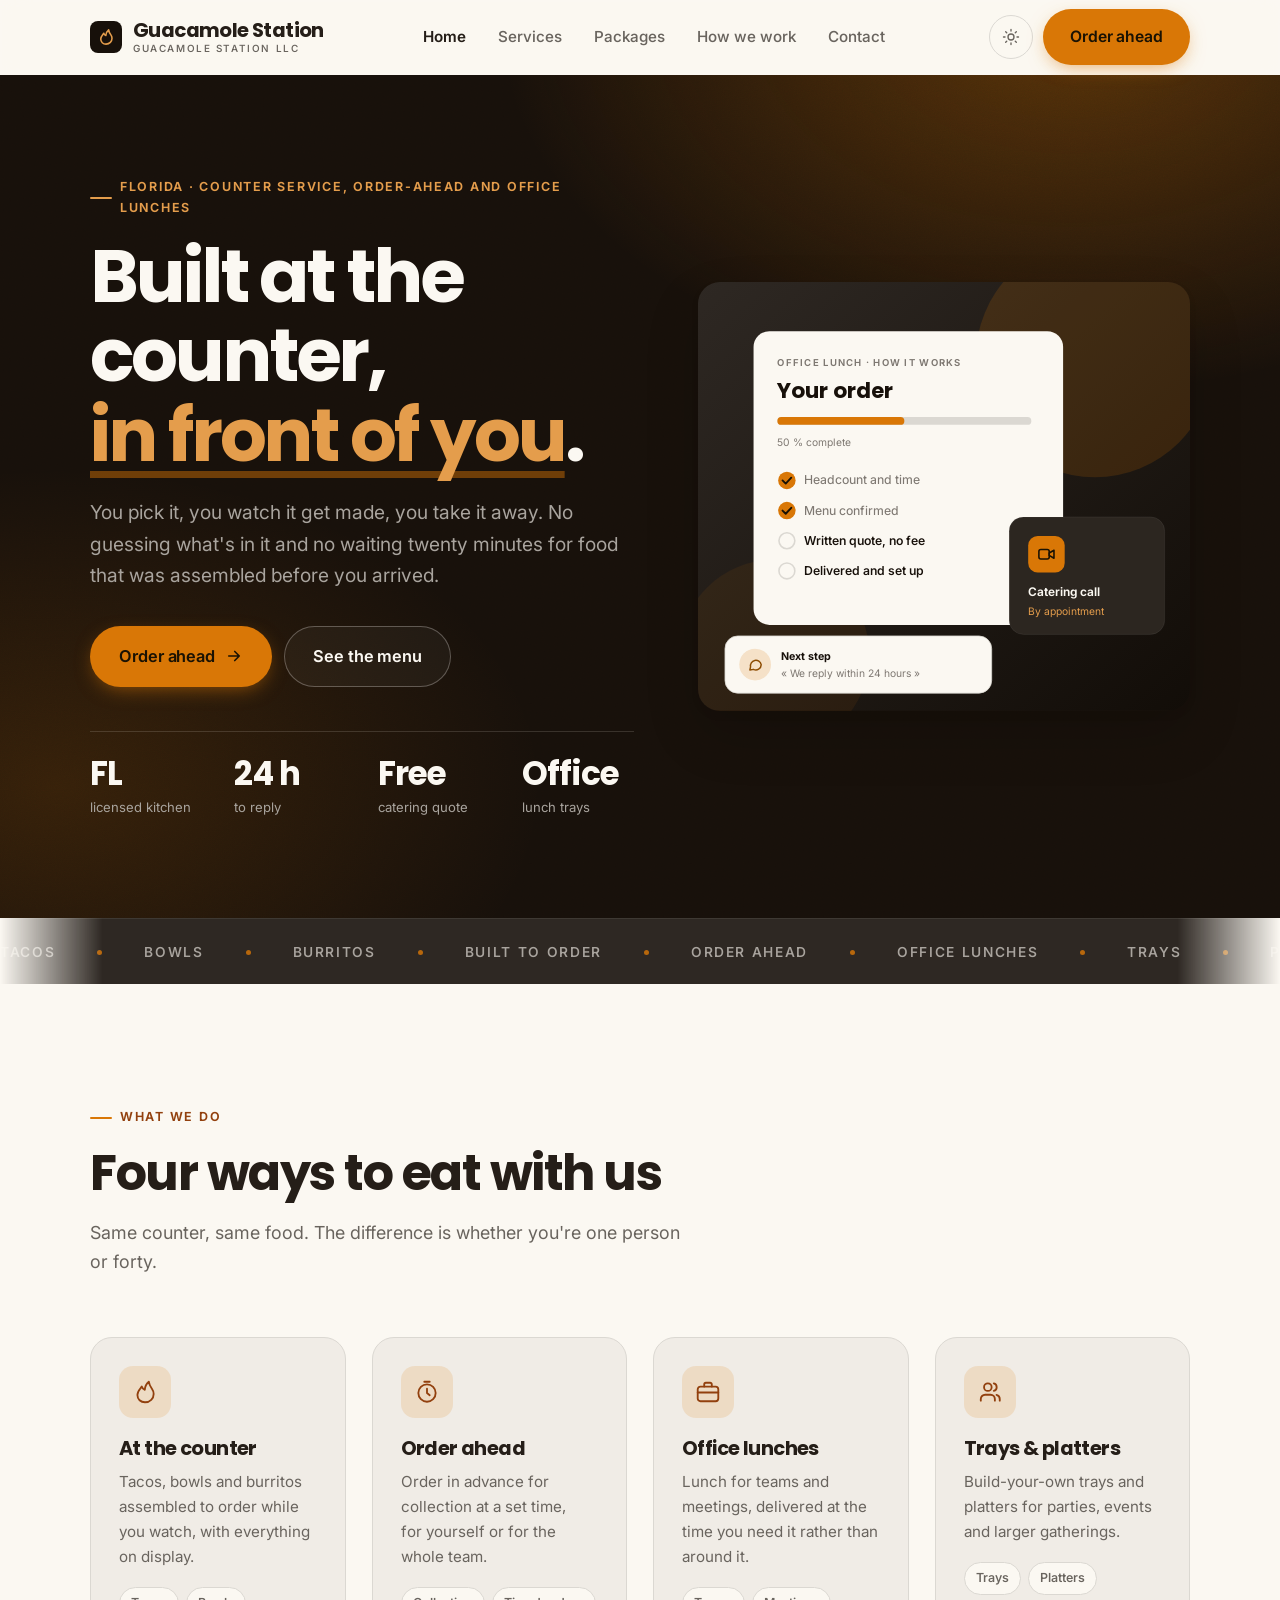
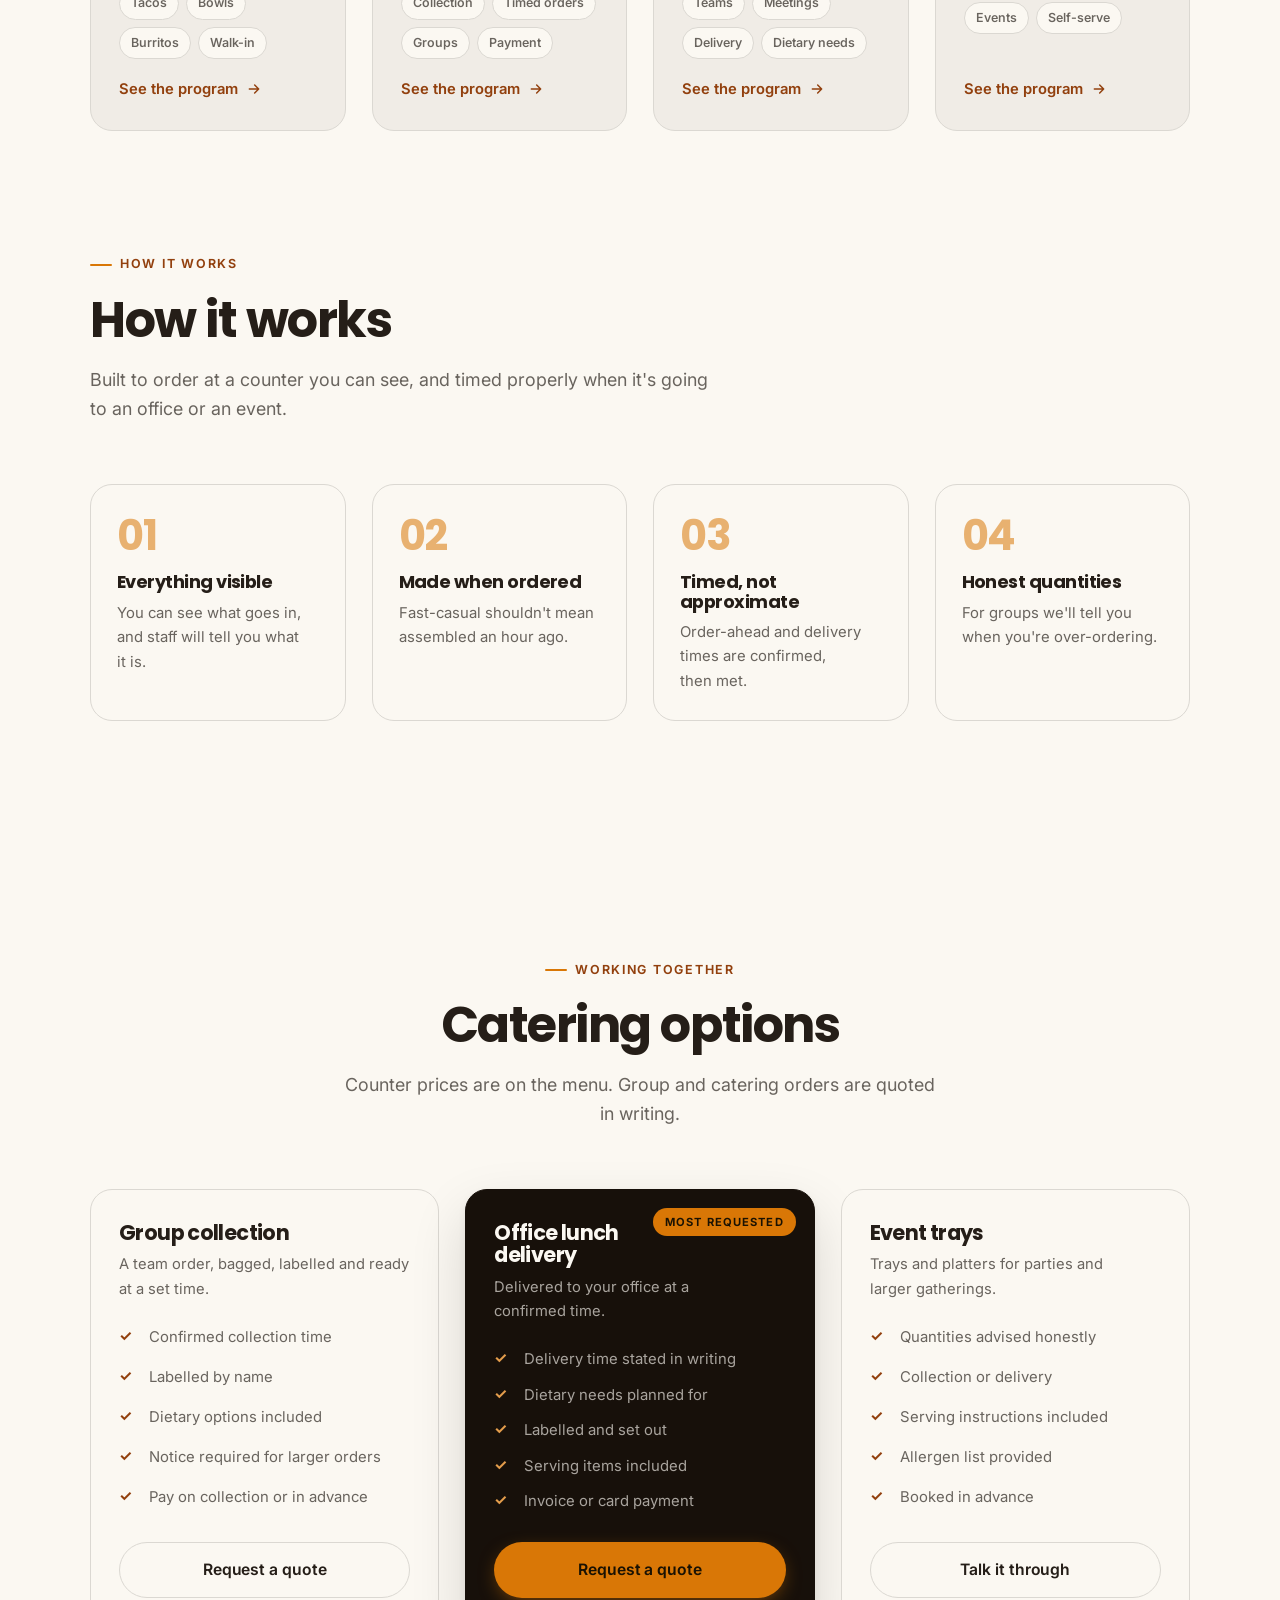
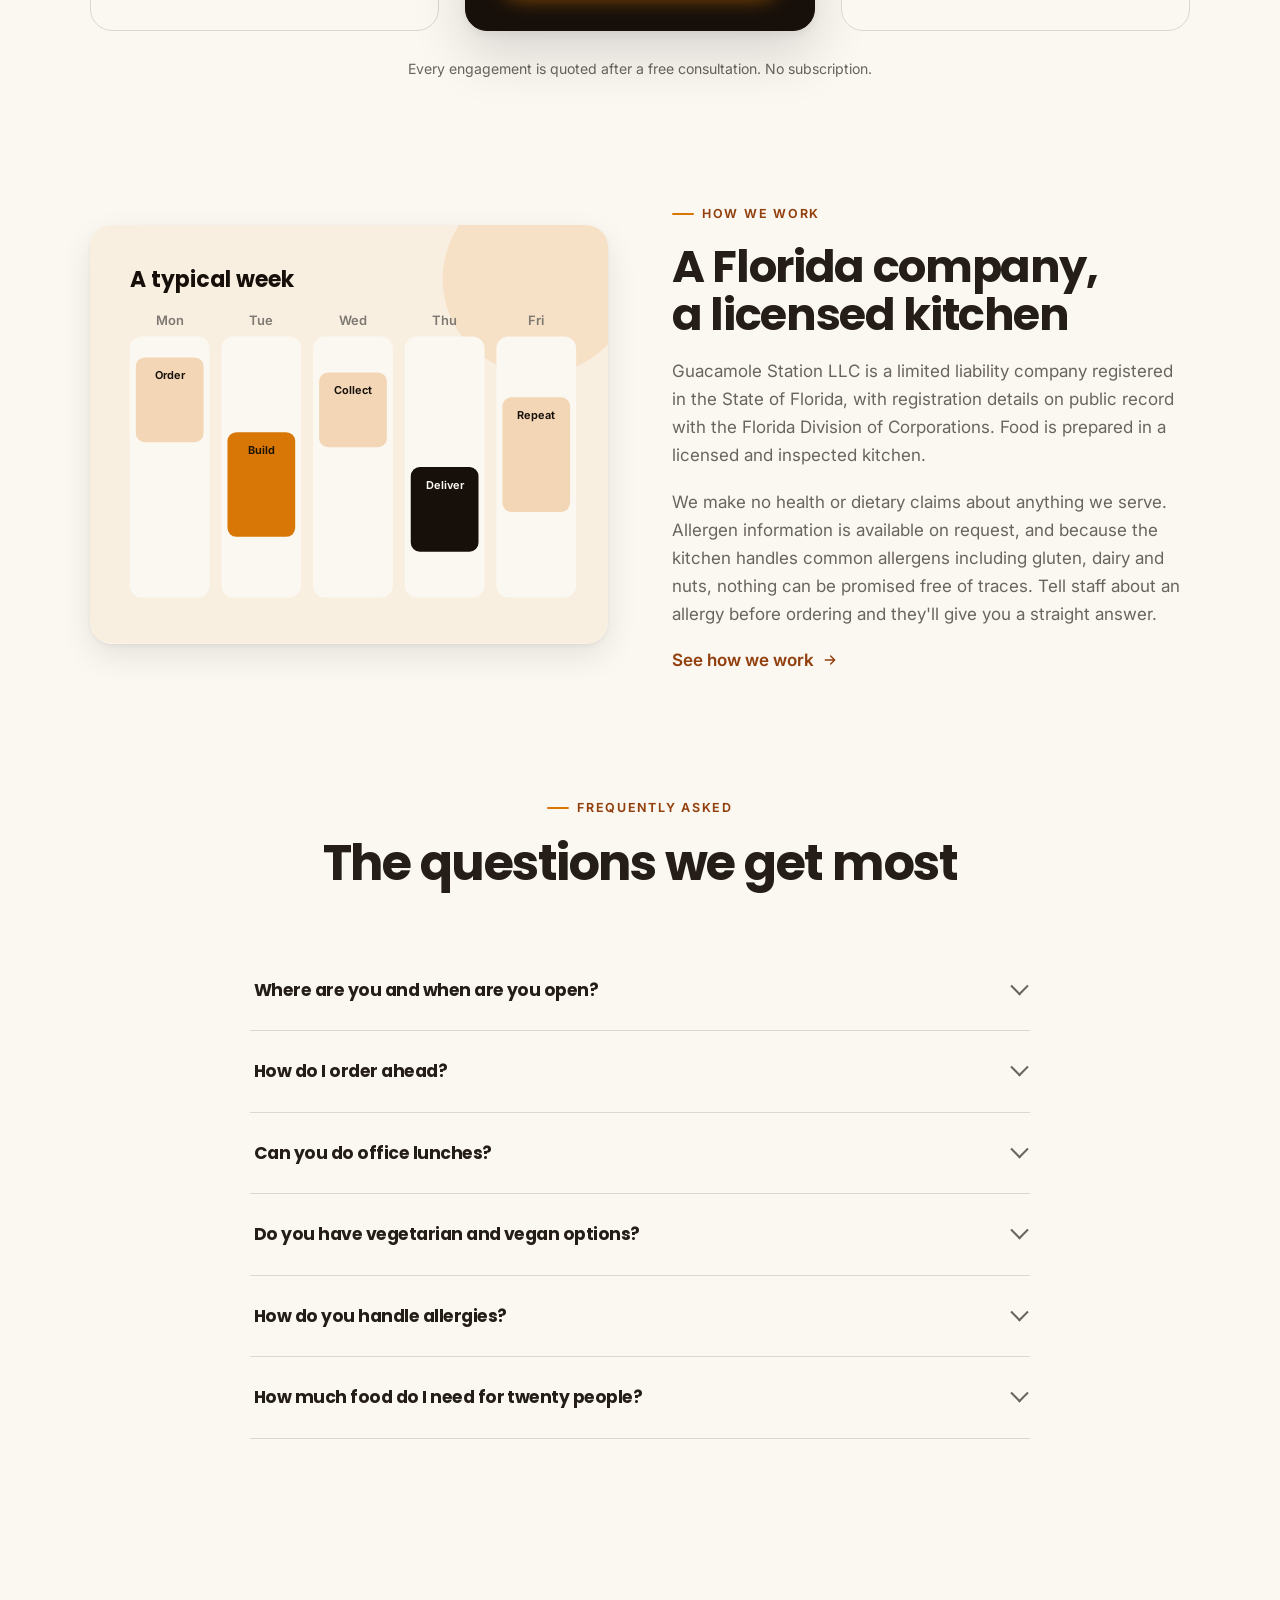
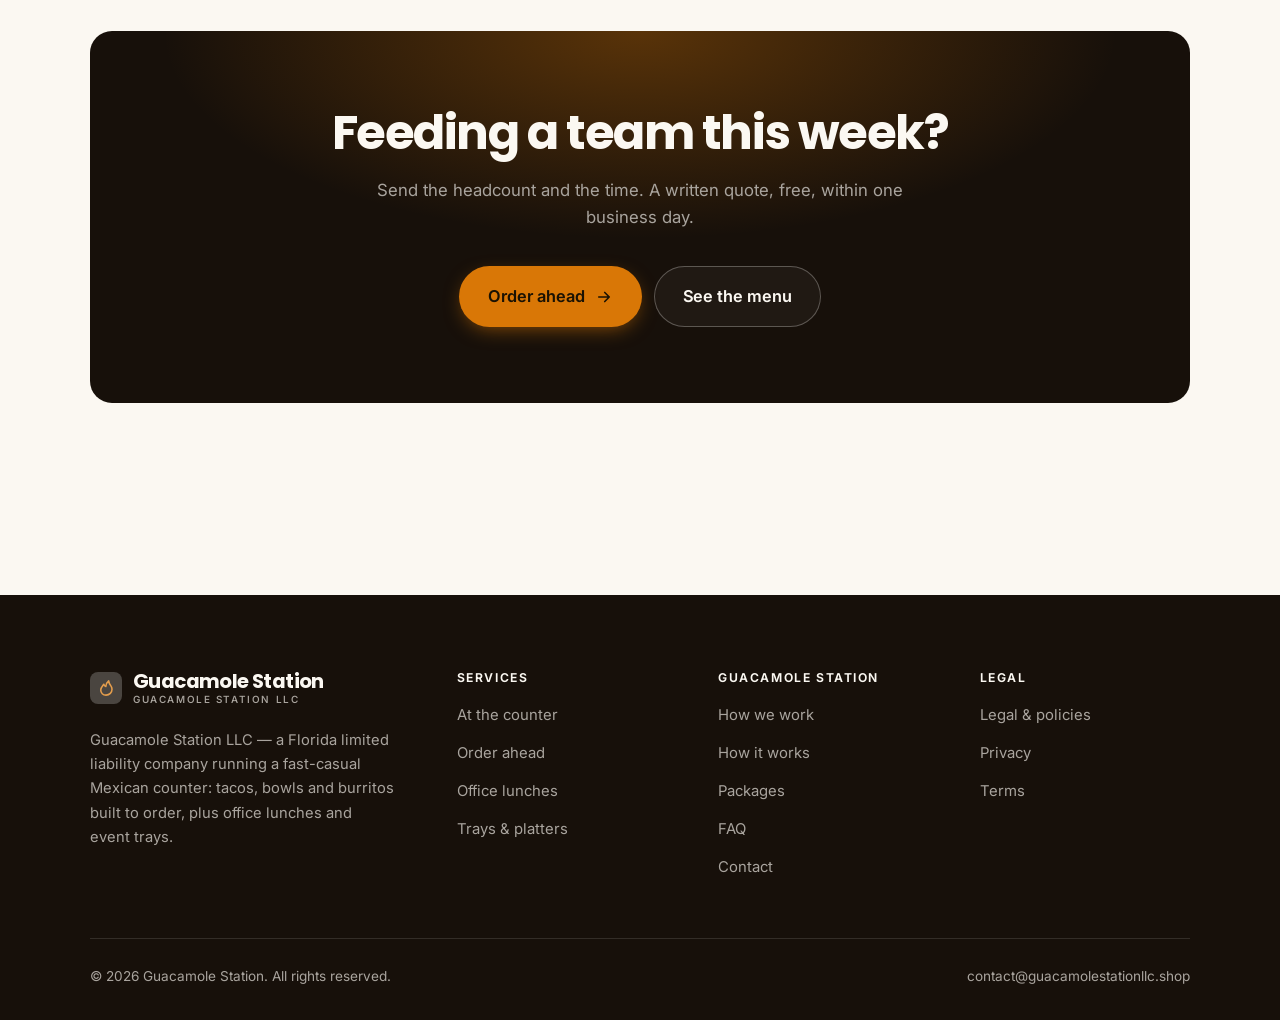
<file: index.html>
<!DOCTYPE html>
<html lang="en" class="no-js">
<head>
<meta charset="utf-8">
<meta name="viewport" content="width=device-width, initial-scale=1">
<title>Guacamole Station LLC — fast-casual Mexican counter and office catering</title>
<meta name="description" content="Guacamole Station LLC, a Florida company running a fast-casual Mexican counter: tacos, bowls and burritos built to order, with order-ahead collection and office lunch catering.">
<link rel="canonical" href="https://guacamolestationllc.shop/">

<meta property="og:type" content="website">
<meta property="og:url" content="https://guacamolestationllc.shop/">
<meta property="og:site_name" content="Guacamole Station">
<meta property="og:locale" content="en_US">
<meta property="og:title" content="Guacamole Station LLC — fast-casual Mexican counter and office catering">
<meta property="og:description" content="Guacamole Station LLC, a Florida company running a fast-casual Mexican counter: tacos, bowls and burritos built to order, with order-ahead collection and office lunch catering.">
<meta name="theme-color" content="#17100a">

<link rel="icon" href="assets/img/favicon.svg" type="image/svg+xml">
<link rel="preconnect" href="https://fonts.googleapis.com">
<link rel="preconnect" href="https://fonts.gstatic.com" crossorigin>
<link rel="stylesheet" href="https://fonts.googleapis.com/css2?family=Poppins:wght@400;500;600;700&family=Inter:wght@400..700&display=swap">
<link rel="stylesheet" href="assets/css/style.css">

<!-- Thème appliqué avant le premier rendu (évite le flash) -->
<script>
document.documentElement.classList.remove('no-js');
(function(){try{var t=localStorage.getItem('site-theme');if(t){document.documentElement.setAttribute('data-theme',t);}}catch(e){}})();
</script>
<script type="application/ld+json">
{
  "@context": "https://schema.org",
  "@type": "Organization",
  "name": "Guacamole Station",
  "url": "https://guacamolestationllc.shop/",
  "email": "contact@guacamolestationllc.shop",
  "description": "Guacamole Station LLC, a Florida company running a fast-casual Mexican counter: tacos, bowls and burritos built to order, with order-ahead collection and office lunch catering.",
  "areaServed": "US",
  "knowsLanguage": "en"
}
</script>
</head>

<body>
<a class="skip-link" href="#main">Skip to main content</a>

<header class="site-header">
  <nav class="wrap nav" aria-label="Main navigation">
    <a class="brand" href="index.html">
      <svg class="brand__mark" viewBox="0 0 64 64" aria-hidden="true">
        <rect class="bm-bg" width="64" height="64" rx="16"/>
        <g class="bm-ic" transform="translate(14 14) scale(1.5)" fill="none" stroke-width="2.1" stroke-linecap="round" stroke-linejoin="round"><path d="M12 21.5c-4 0-7-2.8-7-6.7 0-3.4 2.4-5.6 4-7.8.6 1.6 1.6 2.6 2.8 3 .2-3.1 1.4-5.6 3.7-7.5.3 3 1.6 4.8 3 6.7 1.1 1.5 1.5 3 1.5 4.6 0 4.2-3.3 7.7-8 7.7z"/></g>
      </svg>
      <span>Guacamole Station<span class="brand__sub">Guacamole Station LLC</span></span>
    </a>

    <ul class="nav__links" id="nav-links">
      <li><a href="index.html" aria-current="page">Home</a></li>
      <li><a href="programs.html">Services</a></li>
      <li><a href="index.html#pricing">Packages</a></li>
      <li><a href="about.html">How we work</a></li>
      <li><a href="contact.html">Contact</a></li>
      <li><a class="btn btn--primary" href="contact.html">Order ahead</a></li>
    </ul>

    <div class="nav__cta">
      <button class="theme-toggle" type="button" aria-label="Switch to dark theme">
        <svg class="icon-sun" viewBox="0 0 24 24" fill="none" stroke="currentColor" stroke-width="1.8" stroke-linecap="round" aria-hidden="true"><circle cx="12" cy="12" r="4"/><path d="M12 2v2m0 16v2M2 12h2m16 0h2M4.9 4.9l1.4 1.4m11.4 11.4 1.4 1.4M19.1 4.9l-1.4 1.4M6.3 17.7l-1.4 1.4"/></svg>
        <svg class="icon-moon" viewBox="0 0 24 24" fill="none" stroke="currentColor" stroke-width="1.8" stroke-linecap="round" stroke-linejoin="round" aria-hidden="true"><path d="M21 12.8A9 9 0 1 1 11.2 3a7 7 0 0 0 9.8 9.8z"/></svg>
      </button>
      <a class="btn btn--primary" href="contact.html">Order ahead</a>
      <button class="nav__toggle" type="button" aria-expanded="false" aria-controls="nav-links" aria-label="Open menu">
        <svg class="icon-open" viewBox="0 0 24 24" fill="none" stroke="currentColor" stroke-width="2" stroke-linecap="round" aria-hidden="true"><path d="M3 6h18M3 12h18M3 18h18"/></svg>
        <svg class="icon-close" viewBox="0 0 24 24" fill="none" stroke="currentColor" stroke-width="2" stroke-linecap="round" aria-hidden="true"><path d="M6 6l12 12M18 6L6 18"/></svg>
      </button>
    </div>
  </nav>
</header>

<main id="main">

<section class="hero">
  <div class="wrap hero__inner">
    <div>
      <span class="eyebrow hero__eyebrow">Florida · Counter service, order-ahead and office lunches</span>
      <h1>Built at the counter,<br> <em>in front of you</em>.</h1>
      <p class="hero__lede">You pick it, you watch it get made, you take it away. No guessing what's in it and no waiting twenty minutes for food that was assembled before you arrived.</p>

      <div class="hero__actions">
        <a class="btn btn--primary btn--lg" href="contact.html">Order ahead <svg viewBox="0 0 24 24" fill="none" stroke="currentColor" stroke-width="2.2" stroke-linecap="round" stroke-linejoin="round" aria-hidden="true"><path d="M5 12h14M13 6l6 6-6 6"/></svg></a>
        <a class="btn btn--on-dark btn--lg" href="programs.html">See the menu</a>
      </div>

      <ul class="hero__proof">
        <li><span class="stat__num">FL</span><span class="stat__label">licensed kitchen</span></li>
        <li><span class="stat__num">24 h</span><span class="stat__label">to reply</span></li>
        <li><span class="stat__num">Free</span><span class="stat__label">catering quote</span></li>
        <li><span class="stat__num">Office</span><span class="stat__label">lunch trays</span></li>
      </ul>
    </div>

    <div class="hero__art">
      <svg viewBox="0 0 620 540" role="img" aria-label="How an office lunch order with Guacamole Station works, from headcount to delivery.">
        <defs>
          <linearGradient id="hbg" x1="0" y1="0" x2="1" y2="1">
            <stop offset="0" stop-color="#2e2823"/><stop offset="1" stop-color="#120d08"/>
          </linearGradient>
        </defs>
        <rect width="620" height="540" rx="22" fill="url(#hbg)"/>
        <circle cx="500" cy="96" r="150" fill="#d97706" opacity=".16"/>
        <circle cx="96" cy="470" r="120" fill="#d97706" opacity=".08"/>

        <g style="font-family: var(--font-body)">
          <!-- Carte programme -->
          <rect x="70" y="62" width="390" height="370" rx="20" fill="#fbf8f2"/>
          <text x="100" y="106" font-size="12" font-weight="650" letter-spacing="1.6" fill="#7e7872">OFFICE LUNCH · HOW IT WORKS</text>
          <text x="100" y="146" font-size="27" font-weight="700" fill="#17100a" style="font-family: var(--font-display)">Your order</text>
          <rect x="100" y="170" width="320" height="10" rx="5" fill="#dbd8d2"/>
          <rect x="100" y="170" width="160" height="10" rx="5" fill="#d97706"/>
          <text x="100" y="206" font-size="13" fill="#7e7872">50 % complete</text>
          <circle cx="112" cy="250" r="11" fill="#d97706"/><path d="M106.5 250l4 4 7-7.5" fill="none" stroke="#1a1203" stroke-width="2.4" stroke-linecap="round" stroke-linejoin="round"/><text x="134" y="255" font-size="15.5" fill="#7e7872" font-weight="450">Headcount and time</text>
          <circle cx="112" cy="288" r="11" fill="#d97706"/><path d="M106.5 288l4 4 7-7.5" fill="none" stroke="#1a1203" stroke-width="2.4" stroke-linecap="round" stroke-linejoin="round"/><text x="134" y="293" font-size="15.5" fill="#7e7872" font-weight="450">Menu confirmed</text>
          <circle cx="112" cy="326" r="10" fill="none" stroke="#dbd8d2" stroke-width="2"/><text x="134" y="331" font-size="15.5" fill="#17100a" font-weight="560">Written quote, no fee</text>
          <circle cx="112" cy="364" r="10" fill="none" stroke="#dbd8d2" stroke-width="2"/><text x="134" y="369" font-size="15.5" fill="#17100a" font-weight="560">Delivered and set up</text>

          <!-- Carte séance -->
          <rect x="392" y="296" width="196" height="148" rx="18" fill="#2c2620" stroke="#ffffff" stroke-opacity=".08"/>
          <rect x="416" y="320" width="46" height="46" rx="12" fill="#d97706"/>
          <g transform="translate(427 331)" fill="none" stroke="#1a1203" color="#1a1203" stroke-width="2" stroke-linecap="round" stroke-linejoin="round"><rect x="2.5" y="6" width="13" height="12" rx="2.5"/><path d="M15.5 10.5 21.5 7v10l-6-3.5z"/></g>
          <text x="416" y="396" font-size="15" font-weight="650" fill="#fbf8f2">Catering call</text>
          <text x="416" y="420" font-size="13" fill="#e49d4c">By appointment</text>

          <!-- Retour du coach -->
          <rect x="34" y="446" width="336" height="72" rx="16" fill="#fbf8f2" stroke="#dbd8d2"/>
          <circle cx="72" cy="482" r="20" fill="#f5e1c8"/>
          <g transform="translate(62 472) scale(.84)" fill="none" stroke="#8d4d04" stroke-width="2.2" stroke-linecap="round" stroke-linejoin="round"><path d="M21 12a8 8 0 0 1-11.6 7.1L4 20l1-4.6A8 8 0 1 1 21 12z"/></g>
          <text x="104" y="476" font-size="13.5" font-weight="700" fill="#17100a">Next step</text>
          <text x="104" y="498" font-size="13" fill="#7e7872">« We reply within 24 hours »</text>
        </g>
      </svg>
    </div>
  </div>
</section>

<div class="marquee" aria-hidden="true">
  <div class="marquee__track"><span>Tacos</span><span>Bowls</span><span>Burritos</span><span>Built to order</span><span>Order ahead</span><span>Office lunches</span><span>Trays</span><span>Platters</span><span>Collection</span><span>Delivery</span><span>Tacos</span><span>Bowls</span><span>Burritos</span><span>Built to order</span><span>Order ahead</span><span>Office lunches</span><span>Trays</span><span>Platters</span><span>Collection</span><span>Delivery</span></div>
</div>

<section class="section wrap" id="programs">
  <div class="section-head reveal">
    <span class="eyebrow">What we do</span>
    <h2>Four ways to eat with us</h2>
    <p>Same counter, same food. The difference is whether you're one person or forty.</p>
  </div>
  <div class="grid grid--4 reveal-group">
    <a class="card" href="programs.html#counter">
      <div class="card__icon"><svg viewBox="0 0 24 24" fill="none" stroke="currentColor" stroke-width="1.7" stroke-linecap="round" stroke-linejoin="round" aria-hidden="true"><path d="M12 21.5c-4 0-7-2.8-7-6.7 0-3.4 2.4-5.6 4-7.8.6 1.6 1.6 2.6 2.8 3 .2-3.1 1.4-5.6 3.7-7.5.3 3 1.6 4.8 3 6.7 1.1 1.5 1.5 3 1.5 4.6 0 4.2-3.3 7.7-8 7.7z"/></svg></div>
      <h3>At the counter</h3>
      <p>Tacos, bowls and burritos assembled to order while you watch, with everything on display.</p>
      <ul class="tags"><li>Tacos</li><li>Bowls</li><li>Burritos</li><li>Walk-in</li></ul>
      <span class="arrow-link">See the program <svg viewBox="0 0 24 24" fill="none" stroke="currentColor" stroke-width="2.2" stroke-linecap="round" stroke-linejoin="round" aria-hidden="true"><path d="M5 12h14M13 6l6 6-6 6"/></svg></span>
    </a>
    <a class="card" href="programs.html#ahead">
      <div class="card__icon"><svg viewBox="0 0 24 24" fill="none" stroke="currentColor" stroke-width="1.7" stroke-linecap="round" stroke-linejoin="round" aria-hidden="true"><circle cx="12" cy="13" r="8"/><path d="M12 9v4l2.5 2M9.5 2.5h5"/></svg></div>
      <h3>Order ahead</h3>
      <p>Order in advance for collection at a set time, for yourself or for the whole team.</p>
      <ul class="tags"><li>Collection</li><li>Timed orders</li><li>Groups</li><li>Payment</li></ul>
      <span class="arrow-link">See the program <svg viewBox="0 0 24 24" fill="none" stroke="currentColor" stroke-width="2.2" stroke-linecap="round" stroke-linejoin="round" aria-hidden="true"><path d="M5 12h14M13 6l6 6-6 6"/></svg></span>
    </a>
    <a class="card" href="programs.html#office">
      <div class="card__icon"><svg viewBox="0 0 24 24" fill="none" stroke="currentColor" stroke-width="1.7" stroke-linecap="round" stroke-linejoin="round" aria-hidden="true"><rect x="2.5" y="7" width="19" height="13.5" rx="2.5"/><path d="M8.5 7V5a1.5 1.5 0 0 1 1.5-1.5h4A1.5 1.5 0 0 1 15.5 5v2M2.5 12.5h19"/></svg></div>
      <h3>Office lunches</h3>
      <p>Lunch for teams and meetings, delivered at the time you need it rather than around it.</p>
      <ul class="tags"><li>Teams</li><li>Meetings</li><li>Delivery</li><li>Dietary needs</li></ul>
      <span class="arrow-link">See the program <svg viewBox="0 0 24 24" fill="none" stroke="currentColor" stroke-width="2.2" stroke-linecap="round" stroke-linejoin="round" aria-hidden="true"><path d="M5 12h14M13 6l6 6-6 6"/></svg></span>
    </a>
    <a class="card" href="programs.html#trays">
      <div class="card__icon"><svg viewBox="0 0 24 24" fill="none" stroke="currentColor" stroke-width="1.7" stroke-linecap="round" stroke-linejoin="round" aria-hidden="true"><path d="M16.5 20v-1.5a4 4 0 0 0-4-4h-5a4 4 0 0 0-4 4V20"/><circle cx="10" cy="7.5" r="3.5"/><path d="M21 20v-1.5a4 4 0 0 0-3-3.9M15.5 4.1a3.5 3.5 0 0 1 0 6.8"/></svg></div>
      <h3>Trays &amp; platters</h3>
      <p>Build-your-own trays and platters for parties, events and larger gatherings.</p>
      <ul class="tags"><li>Trays</li><li>Platters</li><li>Events</li><li>Self-serve</li></ul>
      <span class="arrow-link">See the program <svg viewBox="0 0 24 24" fill="none" stroke="currentColor" stroke-width="2.2" stroke-linecap="round" stroke-linejoin="round" aria-hidden="true"><path d="M5 12h14M13 6l6 6-6 6"/></svg></span>
    </a>
  </div>
</section>

<section class="section section--flush wrap" id="how-it-works">
  <div class="section-head reveal">
    <span class="eyebrow">How it works</span>
    <h2>How it works</h2>
    <p>Built to order at a counter you can see, and timed properly when it's going to an office or an event.</p>
  </div>
  <div class="grid grid--4 steps reveal-group">
    <article class="step">
      <h3>Everything visible</h3>
      <p>You can see what goes in, and staff will tell you what it is.</p>
    </article>
    <article class="step">
      <h3>Made when ordered</h3>
      <p>Fast-casual shouldn't mean assembled an hour ago.</p>
    </article>
    <article class="step">
      <h3>Timed, not approximate</h3>
      <p>Order-ahead and delivery times are confirmed, then met.</p>
    </article>
    <article class="step">
      <h3>Honest quantities</h3>
      <p>For groups we'll tell you when you're over-ordering.</p>
    </article>
  </div>
</section>

<section class="section wrap" id="pricing">
  <div class="section-head section-head--center reveal">
    <span class="eyebrow">Working together</span>
    <h2>Catering options</h2>
    <p>Counter prices are on the menu. Group and catering orders are quoted in writing.</p>
  </div>
  <div class="grid grid--3 plans reveal-group">
    <article class="plan">
      
      <h3>Group collection</h3>
      <p class="plan__desc">A team order, bagged, labelled and ready at a set time.</p>
      
      <ul class="plan__features">
        <li>Confirmed collection time</li>
        <li>Labelled by name</li>
        <li>Dietary options included</li>
        <li>Notice required for larger orders</li>
        <li>Pay on collection or in advance</li>
      </ul>
      <a class="btn btn--ghost btn--block" href="contact.html">Request a quote</a>
    </article>
    <article class="plan plan--featured">
      <span class="plan__tag">Most requested</span>
      <h3>Office lunch delivery</h3>
      <p class="plan__desc">Delivered to your office at a confirmed time.</p>
      
      <ul class="plan__features">
        <li>Delivery time stated in writing</li>
        <li>Dietary needs planned for</li>
        <li>Labelled and set out</li>
        <li>Serving items included</li>
        <li>Invoice or card payment</li>
      </ul>
      <a class="btn btn--primary btn--block" href="contact.html">Request a quote</a>
    </article>
    <article class="plan">
      
      <h3>Event trays</h3>
      <p class="plan__desc">Trays and platters for parties and larger gatherings.</p>
      
      <ul class="plan__features">
        <li>Quantities advised honestly</li>
        <li>Collection or delivery</li>
        <li>Serving instructions included</li>
        <li>Allergen list provided</li>
        <li>Booked in advance</li>
      </ul>
      <a class="btn btn--ghost btn--block" href="contact.html">Talk it through</a>
    </article>
  </div>
  <p class="plans-note">Every engagement is quoted after a free consultation. No subscription.</p>
</section>

<section class="section section--flush wrap">
  <div class="split reveal">
    <div class="split__art">
      <svg viewBox="0 0 520 420" role="img" aria-label="Example of a typical week: Order, Build, Collect, Deliver, Repeat.">
        <rect width="520" height="420" rx="20" fill="#f9efe1"/>
        <circle cx="450" cy="54" r="96" fill="#d97706" opacity=".12"/>
        <g style="font-family: var(--font-body)">
        <text x="40" y="62" font-size="22" font-weight="700" fill="#17100a" style="font-family: var(--font-display)">A typical week</text>
        <text x="80" y="100" text-anchor="middle" font-size="13" font-weight="600" fill="#7e7872">Mon</text>
        <rect x="40" y="112" width="80" height="262" rx="12" fill="#fbf8f2"/>
        <rect x="46" y="133" width="68" height="85" rx="9" fill="#f2d6b5"/>
        <text x="80" y="155" text-anchor="middle" font-size="11" font-weight="650" fill="#17100a">Order</text>
        <text x="172" y="100" text-anchor="middle" font-size="13" font-weight="600" fill="#7e7872">Tue</text>
        <rect x="132" y="112" width="80" height="262" rx="12" fill="#fbf8f2"/>
        <rect x="138" y="208" width="68" height="105" rx="9" fill="#d97706"/>
        <text x="172" y="230" text-anchor="middle" font-size="11" font-weight="650" fill="#1a1203">Build</text>
        <text x="264" y="100" text-anchor="middle" font-size="13" font-weight="600" fill="#7e7872">Wed</text>
        <rect x="224" y="112" width="80" height="262" rx="12" fill="#fbf8f2"/>
        <rect x="230" y="148" width="68" height="75" rx="9" fill="#f2d6b5"/>
        <text x="264" y="170" text-anchor="middle" font-size="11" font-weight="650" fill="#17100a">Collect</text>
        <text x="356" y="100" text-anchor="middle" font-size="13" font-weight="600" fill="#7e7872">Thu</text>
        <rect x="316" y="112" width="80" height="262" rx="12" fill="#fbf8f2"/>
        <rect x="322" y="243" width="68" height="85" rx="9" fill="#17100a"/>
        <text x="356" y="265" text-anchor="middle" font-size="11" font-weight="650" fill="#fbf8f2">Deliver</text>
        <text x="448" y="100" text-anchor="middle" font-size="13" font-weight="600" fill="#7e7872">Fri</text>
        <rect x="408" y="112" width="80" height="262" rx="12" fill="#fbf8f2"/>
        <rect x="414" y="173" width="68" height="115" rx="9" fill="#f2d6b5"/>
        <text x="448" y="195" text-anchor="middle" font-size="11" font-weight="650" fill="#17100a">Repeat</text>
        </g>
      </svg>
    </div>
    <div>
      <span class="eyebrow">How we work</span>
      <h2>A Florida company, a licensed kitchen</h2>
      <p>Guacamole Station LLC is a limited liability company registered in the State of Florida, with registration details on public record with the Florida Division of Corporations. Food is prepared in a licensed and inspected kitchen.</p>
      <p>We make no health or dietary claims about anything we serve. Allergen information is available on request, and because the kitchen handles common allergens including gluten, dairy and nuts, nothing can be promised free of traces. Tell staff about an allergy before ordering and they'll give you a straight answer.</p>
      <p><a class="arrow-link" href="about.html">See how we work <svg viewBox="0 0 24 24" fill="none" stroke="currentColor" stroke-width="2.2" stroke-linecap="round" stroke-linejoin="round" aria-hidden="true"><path d="M5 12h14M13 6l6 6-6 6"/></svg></a></p>
    </div>
  </div>
</section>

<section class="section section--flush wrap" id="faq">
  <div class="section-head section-head--center reveal">
    <span class="eyebrow">Frequently asked</span>
    <h2>The questions we get most</h2>
  </div>
  <div class="faq reveal">
    <details>
      <summary>Where are you and when are you open?</summary>
      <p>[LOCATION ADDRESS] — [YOUR OPENING HOURS]. Call [PHONE NUMBER] to check before travelling.</p>
    </details>
    <details>
      <summary>How do I order ahead?</summary>
      <p>[PHONE NUMBER OR ORDERING LINK]. Small orders need [MINUTES] notice; group orders need [HOURS].</p>
    </details>
    <details>
      <summary>Can you do office lunches?</summary>
      <p>Yes, that's a lot of what we do. Send the headcount, the time and the address and we'll quote in writing, free.</p>
    </details>
    <details>
      <summary>Do you have vegetarian and vegan options?</summary>
      <p>Yes, and they're built the same way at the counter. For group orders tell us the numbers so we plan rather than improvise.</p>
    </details>
    <details>
      <summary>How do you handle allergies?</summary>
      <p>Speak to staff before ordering. We'll tell you what's in each item, and we're honest that a shared kitchen can't guarantee zero traces.</p>
    </details>
    <details>
      <summary>How much food do I need for twenty people?</summary>
      <p>Ask us — we'll tell you honestly, and it's usually less than you think. Over-ordering is the most common mistake with trays.</p>
    </details>
  </div>
</section>

<section class="wrap section--tight">
  <div class="cta-band reveal">
    <h2>Feeding a team this week?</h2>
    <p>Send the headcount and the time. A written quote, free, within one business day.</p>
    <div class="hero__actions">
      <a class="btn btn--primary btn--lg" href="contact.html">Order ahead <svg viewBox="0 0 24 24" fill="none" stroke="currentColor" stroke-width="2.2" stroke-linecap="round" stroke-linejoin="round" aria-hidden="true"><path d="M5 12h14M13 6l6 6-6 6"/></svg></a>
      <a class="btn btn--on-dark btn--lg" href="programs.html">See the menu</a>
    </div>
  </div>
</section>

</main>

<footer class="site-footer">
  <div class="wrap">
    <div class="footer__grid">
      <div class="footer__brand">
        <a class="brand" href="index.html">
          <svg class="brand__mark" viewBox="0 0 64 64" aria-hidden="true">
        <rect class="bm-bg" width="64" height="64" rx="16"/>
        <g class="bm-ic" transform="translate(14 14) scale(1.5)" fill="none" stroke-width="2.1" stroke-linecap="round" stroke-linejoin="round"><path d="M12 21.5c-4 0-7-2.8-7-6.7 0-3.4 2.4-5.6 4-7.8.6 1.6 1.6 2.6 2.8 3 .2-3.1 1.4-5.6 3.7-7.5.3 3 1.6 4.8 3 6.7 1.1 1.5 1.5 3 1.5 4.6 0 4.2-3.3 7.7-8 7.7z"/></g>
      </svg>
          <span>Guacamole Station<span class="brand__sub">Guacamole Station LLC</span></span>
        </a>
        <p>Guacamole Station LLC — a Florida limited liability company running a fast-casual Mexican counter: tacos, bowls and burritos built to order, plus office lunches and event trays.</p>
      </div>

      <div class="footer__col">
        <h4>Services</h4>
        <ul>
          <li><a href="programs.html#counter">At the counter</a></li>
          <li><a href="programs.html#ahead">Order ahead</a></li>
          <li><a href="programs.html#office">Office lunches</a></li>
          <li><a href="programs.html#trays">Trays &amp; platters</a></li>
        </ul>
      </div>

      <div class="footer__col">
        <h4>Guacamole Station</h4>
        <ul>
          <li><a href="about.html">How we work</a></li>
          <li><a href="index.html#how-it-works">How it works</a></li>
          <li><a href="index.html#pricing">Packages</a></li>
          <li><a href="index.html#faq">FAQ</a></li>
          <li><a href="contact.html">Contact</a></li>
        </ul>
      </div>

      <div class="footer__col">
        <h4>Legal</h4>
        <ul>
          <li><a href="legal.html">Legal &amp; policies</a></li>
          <li><a href="legal.html#privacy">Privacy</a></li>
          <li><a href="legal.html#terms">Terms</a></li>
        </ul>
      </div>
    </div>

    <div class="footer__bottom">
      <p>© <span data-year>2026</span> Guacamole Station. All rights reserved.</p>
      <p><a href="mailto:contact@guacamolestationllc.shop">contact@guacamolestationllc.shop</a></p>
    </div>
  </div>
</footer>

<script src="assets/js/main.js" defer></script>
</body>
</html>
</file>
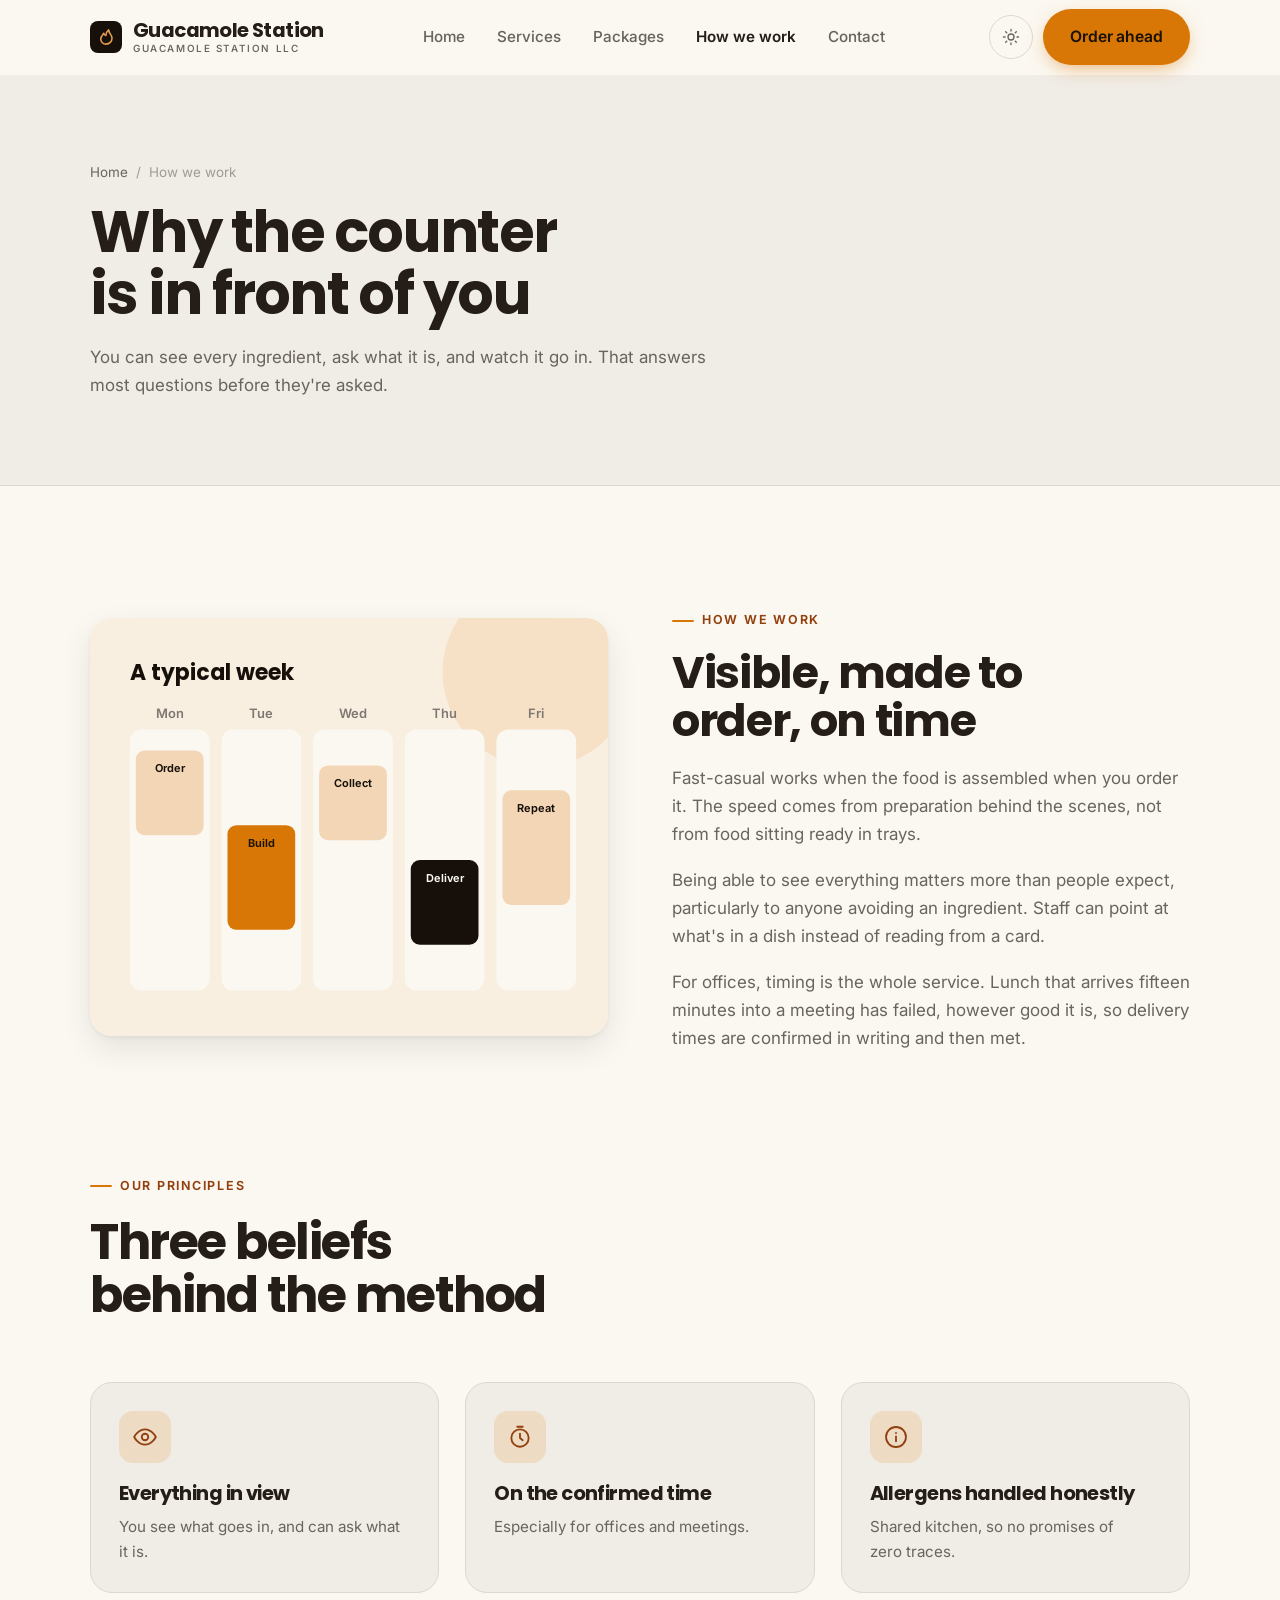
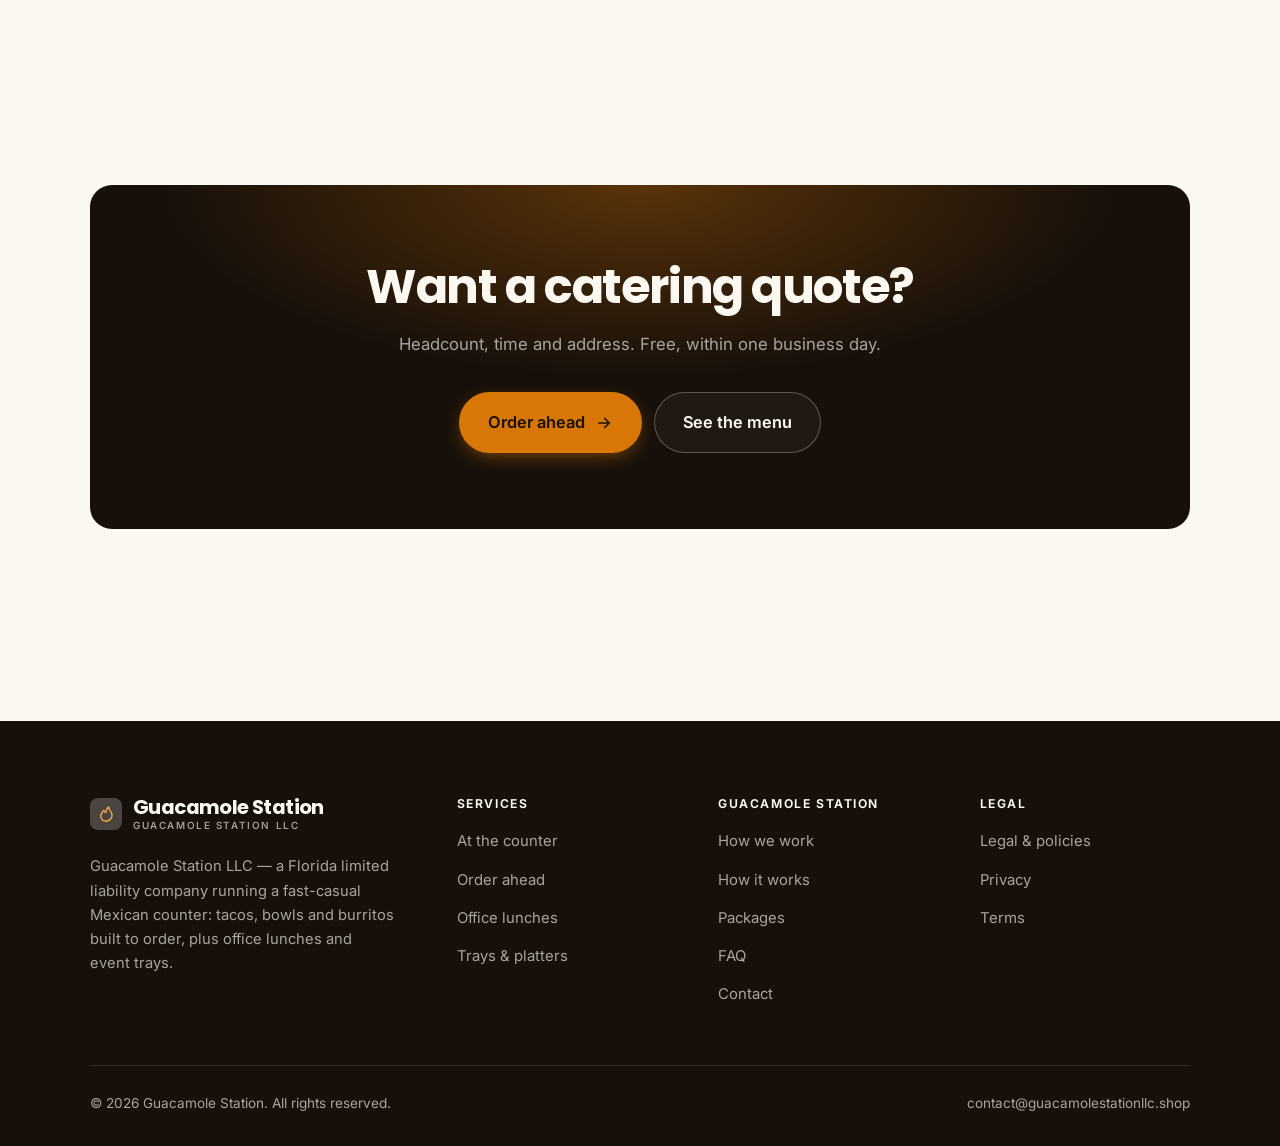
<file: about.html>
<!DOCTYPE html>
<html lang="en" class="no-js">
<head>
<meta charset="utf-8">
<meta name="viewport" content="width=device-width, initial-scale=1">
<title>How we work — Guacamole Station</title>
<meta name="description" content="About Guacamole Station LLC, a Florida limited liability company running a fast-casual Mexican counter.">
<link rel="canonical" href="https://guacamolestationllc.shop/about.html">

<meta property="og:type" content="website">
<meta property="og:url" content="https://guacamolestationllc.shop/about.html">
<meta property="og:site_name" content="Guacamole Station">
<meta property="og:locale" content="en_US">
<meta property="og:title" content="How we work — Guacamole Station">
<meta property="og:description" content="About Guacamole Station LLC, a Florida limited liability company running a fast-casual Mexican counter.">
<meta name="theme-color" content="#17100a">

<link rel="icon" href="assets/img/favicon.svg" type="image/svg+xml">
<link rel="preconnect" href="https://fonts.googleapis.com">
<link rel="preconnect" href="https://fonts.gstatic.com" crossorigin>
<link rel="stylesheet" href="https://fonts.googleapis.com/css2?family=Poppins:wght@400;500;600;700&family=Inter:wght@400..700&display=swap">
<link rel="stylesheet" href="assets/css/style.css">

<!-- Thème appliqué avant le premier rendu (évite le flash) -->
<script>
document.documentElement.classList.remove('no-js');
(function(){try{var t=localStorage.getItem('site-theme');if(t){document.documentElement.setAttribute('data-theme',t);}}catch(e){}})();
</script>
</head>

<body>
<a class="skip-link" href="#main">Skip to main content</a>

<header class="site-header">
  <nav class="wrap nav" aria-label="Main navigation">
    <a class="brand" href="index.html">
      <svg class="brand__mark" viewBox="0 0 64 64" aria-hidden="true">
        <rect class="bm-bg" width="64" height="64" rx="16"/>
        <g class="bm-ic" transform="translate(14 14) scale(1.5)" fill="none" stroke-width="2.1" stroke-linecap="round" stroke-linejoin="round"><path d="M12 21.5c-4 0-7-2.8-7-6.7 0-3.4 2.4-5.6 4-7.8.6 1.6 1.6 2.6 2.8 3 .2-3.1 1.4-5.6 3.7-7.5.3 3 1.6 4.8 3 6.7 1.1 1.5 1.5 3 1.5 4.6 0 4.2-3.3 7.7-8 7.7z"/></g>
      </svg>
      <span>Guacamole Station<span class="brand__sub">Guacamole Station LLC</span></span>
    </a>

    <ul class="nav__links" id="nav-links">
      <li><a href="index.html">Home</a></li>
      <li><a href="programs.html">Services</a></li>
      <li><a href="index.html#pricing">Packages</a></li>
      <li><a href="about.html" aria-current="page">How we work</a></li>
      <li><a href="contact.html">Contact</a></li>
      <li><a class="btn btn--primary" href="contact.html">Order ahead</a></li>
    </ul>

    <div class="nav__cta">
      <button class="theme-toggle" type="button" aria-label="Switch to dark theme">
        <svg class="icon-sun" viewBox="0 0 24 24" fill="none" stroke="currentColor" stroke-width="1.8" stroke-linecap="round" aria-hidden="true"><circle cx="12" cy="12" r="4"/><path d="M12 2v2m0 16v2M2 12h2m16 0h2M4.9 4.9l1.4 1.4m11.4 11.4 1.4 1.4M19.1 4.9l-1.4 1.4M6.3 17.7l-1.4 1.4"/></svg>
        <svg class="icon-moon" viewBox="0 0 24 24" fill="none" stroke="currentColor" stroke-width="1.8" stroke-linecap="round" stroke-linejoin="round" aria-hidden="true"><path d="M21 12.8A9 9 0 1 1 11.2 3a7 7 0 0 0 9.8 9.8z"/></svg>
      </button>
      <a class="btn btn--primary" href="contact.html">Order ahead</a>
      <button class="nav__toggle" type="button" aria-expanded="false" aria-controls="nav-links" aria-label="Open menu">
        <svg class="icon-open" viewBox="0 0 24 24" fill="none" stroke="currentColor" stroke-width="2" stroke-linecap="round" aria-hidden="true"><path d="M3 6h18M3 12h18M3 18h18"/></svg>
        <svg class="icon-close" viewBox="0 0 24 24" fill="none" stroke="currentColor" stroke-width="2" stroke-linecap="round" aria-hidden="true"><path d="M6 6l12 12M18 6L6 18"/></svg>
      </button>
    </div>
  </nav>
</header>

<main id="main">

<section class="page-head">
  <div class="wrap">
    <nav class="breadcrumb" aria-label="Breadcrumb">
      <a href="index.html">Home</a><span>/</span><span aria-current="page">How we work</span>
    </nav>
    <h1>Why the counter is in front of you</h1>
    <p>You can see every ingredient, ask what it is, and watch it go in. That answers most questions before they're asked.</p>
  </div>
</section>

<section class="section wrap">
  <div class="split reveal">
    <div class="split__art">
      <svg viewBox="0 0 520 420" role="img" aria-label="Example of a typical week: Order, Build, Collect, Deliver, Repeat.">
        <rect width="520" height="420" rx="20" fill="#f9efe1"/>
        <circle cx="450" cy="54" r="96" fill="#d97706" opacity=".12"/>
        <g style="font-family: var(--font-body)">
        <text x="40" y="62" font-size="22" font-weight="700" fill="#17100a" style="font-family: var(--font-display)">A typical week</text>
        <text x="80" y="100" text-anchor="middle" font-size="13" font-weight="600" fill="#7e7872">Mon</text>
        <rect x="40" y="112" width="80" height="262" rx="12" fill="#fbf8f2"/>
        <rect x="46" y="133" width="68" height="85" rx="9" fill="#f2d6b5"/>
        <text x="80" y="155" text-anchor="middle" font-size="11" font-weight="650" fill="#17100a">Order</text>
        <text x="172" y="100" text-anchor="middle" font-size="13" font-weight="600" fill="#7e7872">Tue</text>
        <rect x="132" y="112" width="80" height="262" rx="12" fill="#fbf8f2"/>
        <rect x="138" y="208" width="68" height="105" rx="9" fill="#d97706"/>
        <text x="172" y="230" text-anchor="middle" font-size="11" font-weight="650" fill="#1a1203">Build</text>
        <text x="264" y="100" text-anchor="middle" font-size="13" font-weight="600" fill="#7e7872">Wed</text>
        <rect x="224" y="112" width="80" height="262" rx="12" fill="#fbf8f2"/>
        <rect x="230" y="148" width="68" height="75" rx="9" fill="#f2d6b5"/>
        <text x="264" y="170" text-anchor="middle" font-size="11" font-weight="650" fill="#17100a">Collect</text>
        <text x="356" y="100" text-anchor="middle" font-size="13" font-weight="600" fill="#7e7872">Thu</text>
        <rect x="316" y="112" width="80" height="262" rx="12" fill="#fbf8f2"/>
        <rect x="322" y="243" width="68" height="85" rx="9" fill="#17100a"/>
        <text x="356" y="265" text-anchor="middle" font-size="11" font-weight="650" fill="#fbf8f2">Deliver</text>
        <text x="448" y="100" text-anchor="middle" font-size="13" font-weight="600" fill="#7e7872">Fri</text>
        <rect x="408" y="112" width="80" height="262" rx="12" fill="#fbf8f2"/>
        <rect x="414" y="173" width="68" height="115" rx="9" fill="#f2d6b5"/>
        <text x="448" y="195" text-anchor="middle" font-size="11" font-weight="650" fill="#17100a">Repeat</text>
        </g>
      </svg>
    </div>
    <div>
      <span class="eyebrow">How we work</span>
      <h2>Visible, made to order, on time</h2>
      <p>Fast-casual works when the food is assembled when you order it. The speed comes from preparation behind the scenes, not from food sitting ready in trays.</p>
      <p>Being able to see everything matters more than people expect, particularly to anyone avoiding an ingredient. Staff can point at what's in a dish instead of reading from a card.</p>
      <p>For offices, timing is the whole service. Lunch that arrives fifteen minutes into a meeting has failed, however good it is, so delivery times are confirmed in writing and then met.</p>
      <!--
        TO DO: add a short introduction of the coach (name, real background),
        with a photo if possible. Do not invent credentials — see README.md.
      -->
    </div>
  </div>
</section>

<section class="section section--flush wrap">
  <div class="section-head reveal">
    <span class="eyebrow">Our principles</span>
    <h2>Three beliefs behind the method</h2>
  </div>
  <div class="grid grid--3 reveal-group">
    <article class="card">
      <div class="card__icon"><svg viewBox="0 0 24 24" fill="none" stroke="currentColor" stroke-width="1.7" stroke-linecap="round" stroke-linejoin="round" aria-hidden="true"><path d="M2 12s3.6-7 10-7 10 7 10 7-3.6 7-10 7S2 12 2 12z"/><circle cx="12" cy="12" r="3"/></svg></div>
      <h3>Everything in view</h3>
      <p>You see what goes in, and can ask what it is.</p>
    </article>
    <article class="card">
      <div class="card__icon"><svg viewBox="0 0 24 24" fill="none" stroke="currentColor" stroke-width="1.7" stroke-linecap="round" stroke-linejoin="round" aria-hidden="true"><circle cx="12" cy="13" r="8"/><path d="M12 9v4l2.5 2M9.5 2.5h5"/></svg></div>
      <h3>On the confirmed time</h3>
      <p>Especially for offices and meetings.</p>
    </article>
    <article class="card">
      <div class="card__icon"><svg viewBox="0 0 24 24" fill="none" stroke="currentColor" stroke-width="1.7" stroke-linecap="round" stroke-linejoin="round" aria-hidden="true"><circle cx="12" cy="12" r="9.2"/><path d="M12 16v-4.5M12 8.2v.1"/></svg></div>
      <h3>Allergens handled honestly</h3>
      <p>Shared kitchen, so no promises of zero traces.</p>
    </article>
  </div>
</section>

<section class="wrap section--tight">
  <div class="cta-band reveal">
    <h2>Want a catering quote?</h2>
    <p>Headcount, time and address. Free, within one business day.</p>
    <div class="hero__actions">
      <a class="btn btn--primary btn--lg" href="contact.html">Order ahead <svg viewBox="0 0 24 24" fill="none" stroke="currentColor" stroke-width="2.2" stroke-linecap="round" stroke-linejoin="round" aria-hidden="true"><path d="M5 12h14M13 6l6 6-6 6"/></svg></a>
      <a class="btn btn--on-dark btn--lg" href="programs.html">See the menu</a>
    </div>
  </div>
</section>

</main>

<footer class="site-footer">
  <div class="wrap">
    <div class="footer__grid">
      <div class="footer__brand">
        <a class="brand" href="index.html">
          <svg class="brand__mark" viewBox="0 0 64 64" aria-hidden="true">
        <rect class="bm-bg" width="64" height="64" rx="16"/>
        <g class="bm-ic" transform="translate(14 14) scale(1.5)" fill="none" stroke-width="2.1" stroke-linecap="round" stroke-linejoin="round"><path d="M12 21.5c-4 0-7-2.8-7-6.7 0-3.4 2.4-5.6 4-7.8.6 1.6 1.6 2.6 2.8 3 .2-3.1 1.4-5.6 3.7-7.5.3 3 1.6 4.8 3 6.7 1.1 1.5 1.5 3 1.5 4.6 0 4.2-3.3 7.7-8 7.7z"/></g>
      </svg>
          <span>Guacamole Station<span class="brand__sub">Guacamole Station LLC</span></span>
        </a>
        <p>Guacamole Station LLC — a Florida limited liability company running a fast-casual Mexican counter: tacos, bowls and burritos built to order, plus office lunches and event trays.</p>
      </div>

      <div class="footer__col">
        <h4>Services</h4>
        <ul>
          <li><a href="programs.html#counter">At the counter</a></li>
          <li><a href="programs.html#ahead">Order ahead</a></li>
          <li><a href="programs.html#office">Office lunches</a></li>
          <li><a href="programs.html#trays">Trays &amp; platters</a></li>
        </ul>
      </div>

      <div class="footer__col">
        <h4>Guacamole Station</h4>
        <ul>
          <li><a href="about.html">How we work</a></li>
          <li><a href="index.html#how-it-works">How it works</a></li>
          <li><a href="index.html#pricing">Packages</a></li>
          <li><a href="index.html#faq">FAQ</a></li>
          <li><a href="contact.html">Contact</a></li>
        </ul>
      </div>

      <div class="footer__col">
        <h4>Legal</h4>
        <ul>
          <li><a href="legal.html">Legal &amp; policies</a></li>
          <li><a href="legal.html#privacy">Privacy</a></li>
          <li><a href="legal.html#terms">Terms</a></li>
        </ul>
      </div>
    </div>

    <div class="footer__bottom">
      <p>© <span data-year>2026</span> Guacamole Station. All rights reserved.</p>
      <p><a href="mailto:contact@guacamolestationllc.shop">contact@guacamolestationllc.shop</a></p>
    </div>
  </div>
</footer>

<script src="assets/js/main.js" defer></script>
</body>
</html>
</file>
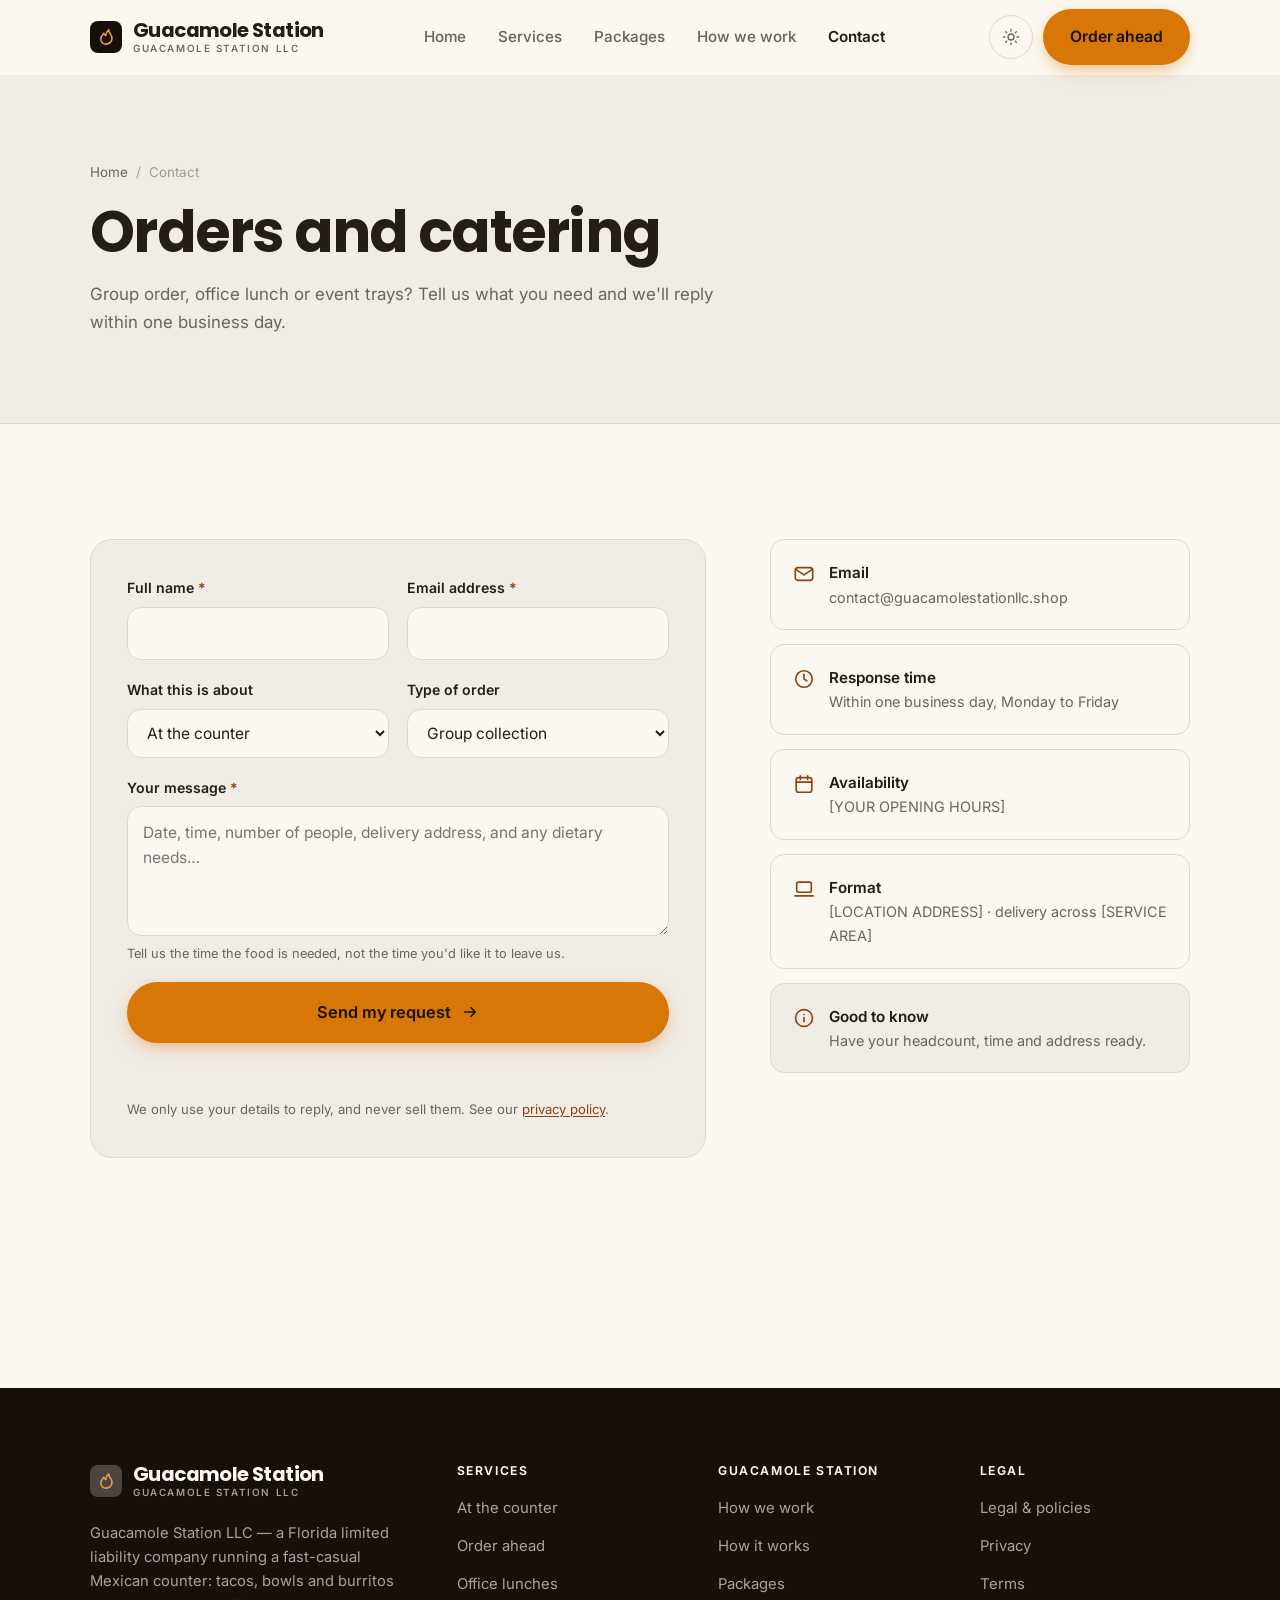
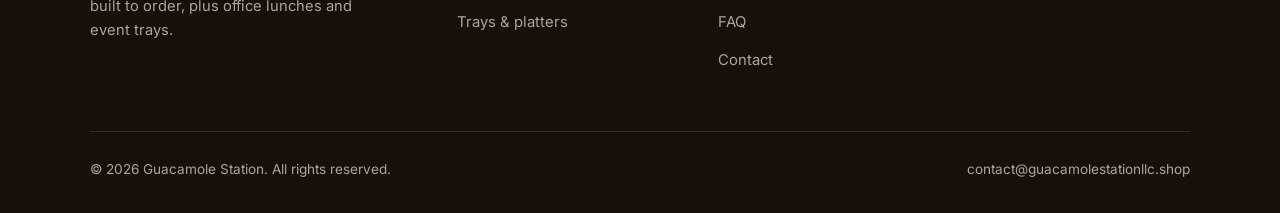
<file: contact.html>
<!DOCTYPE html>
<html lang="en" class="no-js">
<head>
<meta charset="utf-8">
<meta name="viewport" content="width=device-width, initial-scale=1">
<title>Contact — Guacamole Station</title>
<meta name="description" content="Contact Guacamole Station LLC for orders and catering. We reply within one business day.">
<link rel="canonical" href="https://guacamolestationllc.shop/contact.html">

<meta property="og:type" content="website">
<meta property="og:url" content="https://guacamolestationllc.shop/contact.html">
<meta property="og:site_name" content="Guacamole Station">
<meta property="og:locale" content="en_US">
<meta property="og:title" content="Contact — Guacamole Station">
<meta property="og:description" content="Contact Guacamole Station LLC for orders and catering. We reply within one business day.">
<meta name="theme-color" content="#17100a">

<link rel="icon" href="assets/img/favicon.svg" type="image/svg+xml">
<link rel="preconnect" href="https://fonts.googleapis.com">
<link rel="preconnect" href="https://fonts.gstatic.com" crossorigin>
<link rel="stylesheet" href="https://fonts.googleapis.com/css2?family=Poppins:wght@400;500;600;700&family=Inter:wght@400..700&display=swap">
<link rel="stylesheet" href="assets/css/style.css">

<!-- Thème appliqué avant le premier rendu (évite le flash) -->
<script>
document.documentElement.classList.remove('no-js');
(function(){try{var t=localStorage.getItem('site-theme');if(t){document.documentElement.setAttribute('data-theme',t);}}catch(e){}})();
</script>
</head>

<body>
<a class="skip-link" href="#main">Skip to main content</a>

<header class="site-header">
  <nav class="wrap nav" aria-label="Main navigation">
    <a class="brand" href="index.html">
      <svg class="brand__mark" viewBox="0 0 64 64" aria-hidden="true">
        <rect class="bm-bg" width="64" height="64" rx="16"/>
        <g class="bm-ic" transform="translate(14 14) scale(1.5)" fill="none" stroke-width="2.1" stroke-linecap="round" stroke-linejoin="round"><path d="M12 21.5c-4 0-7-2.8-7-6.7 0-3.4 2.4-5.6 4-7.8.6 1.6 1.6 2.6 2.8 3 .2-3.1 1.4-5.6 3.7-7.5.3 3 1.6 4.8 3 6.7 1.1 1.5 1.5 3 1.5 4.6 0 4.2-3.3 7.7-8 7.7z"/></g>
      </svg>
      <span>Guacamole Station<span class="brand__sub">Guacamole Station LLC</span></span>
    </a>

    <ul class="nav__links" id="nav-links">
      <li><a href="index.html">Home</a></li>
      <li><a href="programs.html">Services</a></li>
      <li><a href="index.html#pricing">Packages</a></li>
      <li><a href="about.html">How we work</a></li>
      <li><a href="contact.html" aria-current="page">Contact</a></li>
      <li><a class="btn btn--primary" href="contact.html">Order ahead</a></li>
    </ul>

    <div class="nav__cta">
      <button class="theme-toggle" type="button" aria-label="Switch to dark theme">
        <svg class="icon-sun" viewBox="0 0 24 24" fill="none" stroke="currentColor" stroke-width="1.8" stroke-linecap="round" aria-hidden="true"><circle cx="12" cy="12" r="4"/><path d="M12 2v2m0 16v2M2 12h2m16 0h2M4.9 4.9l1.4 1.4m11.4 11.4 1.4 1.4M19.1 4.9l-1.4 1.4M6.3 17.7l-1.4 1.4"/></svg>
        <svg class="icon-moon" viewBox="0 0 24 24" fill="none" stroke="currentColor" stroke-width="1.8" stroke-linecap="round" stroke-linejoin="round" aria-hidden="true"><path d="M21 12.8A9 9 0 1 1 11.2 3a7 7 0 0 0 9.8 9.8z"/></svg>
      </button>
      <a class="btn btn--primary" href="contact.html">Order ahead</a>
      <button class="nav__toggle" type="button" aria-expanded="false" aria-controls="nav-links" aria-label="Open menu">
        <svg class="icon-open" viewBox="0 0 24 24" fill="none" stroke="currentColor" stroke-width="2" stroke-linecap="round" aria-hidden="true"><path d="M3 6h18M3 12h18M3 18h18"/></svg>
        <svg class="icon-close" viewBox="0 0 24 24" fill="none" stroke="currentColor" stroke-width="2" stroke-linecap="round" aria-hidden="true"><path d="M6 6l12 12M18 6L6 18"/></svg>
      </button>
    </div>
  </nav>
</header>

<main id="main">

<section class="page-head">
  <div class="wrap">
    <nav class="breadcrumb" aria-label="Breadcrumb">
      <a href="index.html">Home</a><span>/</span><span aria-current="page">Contact</span>
    </nav>
    <h1>Orders and catering</h1>
    <p>Group order, office lunch or event trays? Tell us what you need and we'll reply within one business day.</p>
  </div>
</section>

<section class="section wrap">
  <div class="form-layout">

    <!--
      FORM: the action attribute holds a placeholder id. Create a free form at
      https://formspree.io and replace VOTRE_ID_FORMSPREE. Until then, the button
      opens the visitor's email app with a pre-filled message to contact@guacamolestationllc.shop.
    -->
    <form class="form" id="contact-form" action="https://formspree.io/f/VOTRE_ID_FORMSPREE" method="POST"
          data-email="contact@guacamolestationllc.shop" data-subject="Order or catering enquiry"
          data-msg-mail="Your email app will open with the message ready to send." data-msg-sending="Sending…"
          data-msg-ok="Thanks! Your message is on its way. We reply within one business day." data-msg-err="Sending failed. Please email us directly at">
      <div class="form__row">
        <div class="field">
          <label for="nom">Full name <span class="req" aria-hidden="true">*</span></label>
          <input type="text" id="nom" name="nom" autocomplete="name" required>
        </div>
        <div class="field">
          <label for="email">Email address <span class="req" aria-hidden="true">*</span></label>
          <input type="email" id="email" name="email" autocomplete="email" required>
        </div>
      </div>

      <div class="form__row">
        <div class="field">
          <label for="programme">What this is about</label>
          <select id="programme" name="programme">
            <option>At the counter</option>
            <option>Order ahead</option>
            <option>Office lunches</option>
            <option>Trays &amp; platters</option>
            <option>Not sure yet</option>
          </select>
        </div>
        <div class="field">
          <label for="niveau">Type of order</label>
          <select id="niveau" name="niveau">
            <option>Group collection</option>
            <option>Office lunch</option>
            <option>Event trays</option>
            <option>Something else</option>
          </select>
        </div>
      </div>

      <div class="field">
        <label for="message">Your message <span class="req" aria-hidden="true">*</span></label>
        <textarea id="message" name="message" required placeholder="Date, time, number of people, delivery address, and any dietary needs…"></textarea>
        <span class="field__hint">Tell us the time the food is needed, not the time you'd like it to leave us.</span>
      </div>

      <!-- Bot trap: hidden from humans -->
      <div class="visually-hidden" aria-hidden="true">
        <label for="site-web">Leave this field empty</label>
        <input type="text" id="site-web" name="_gotcha" tabindex="-1" autocomplete="off">
      </div>

      <button class="btn btn--primary btn--lg" type="submit">Send my request <svg viewBox="0 0 24 24" fill="none" stroke="currentColor" stroke-width="2.2" stroke-linecap="round" stroke-linejoin="round" aria-hidden="true"><path d="M5 12h14M13 6l6 6-6 6"/></svg></button>

      <p id="form-status" class="form__status" role="status" aria-live="polite"></p>

      <p class="form__note">
        We only use your details to reply, and never sell them. See our <a href="legal.html#privacy">privacy policy</a>.
      </p>
    </form>

    <aside class="contact-aside">
      <div class="contact-card">
        <svg viewBox="0 0 24 24" fill="none" stroke="currentColor" stroke-width="1.8" stroke-linecap="round" stroke-linejoin="round" aria-hidden="true"><rect x="2.5" y="5" width="19" height="14" rx="3"/><path d="M3 7l9 6 9-6"/></svg>
        <div><b>Email</b><a href="mailto:contact@guacamolestationllc.shop">contact@guacamolestationllc.shop</a></div>
      </div>
      <div class="contact-card">
        <svg viewBox="0 0 24 24" fill="none" stroke="currentColor" stroke-width="1.8" stroke-linecap="round" stroke-linejoin="round" aria-hidden="true"><circle cx="12" cy="12" r="9"/><path d="M12 7v5l3.2 2"/></svg>
        <div><b>Response time</b><span>Within one business day, Monday to Friday</span></div>
      </div>
      <div class="contact-card">
        <svg viewBox="0 0 24 24" fill="none" stroke="currentColor" stroke-width="1.8" stroke-linecap="round" stroke-linejoin="round" aria-hidden="true"><rect x="3.5" y="5" width="17" height="16" rx="2.5"/><path d="M8 3v4M16 3v4M3.5 10h17"/></svg>
        <div><b>Availability</b><span>[YOUR OPENING HOURS]</span></div>
      </div>
      <div class="contact-card">
        <svg viewBox="0 0 24 24" fill="none" stroke="currentColor" stroke-width="1.8" stroke-linecap="round" stroke-linejoin="round" aria-hidden="true"><rect x="4" y="4.5" width="16" height="11" rx="2"/><path d="M2 19.5h20"/></svg>
        <div><b>Format</b><span>[LOCATION ADDRESS] · delivery across [SERVICE AREA]</span></div>
      </div>
      <div class="contact-card contact-card--soft">
        <svg viewBox="0 0 24 24" fill="none" stroke="currentColor" stroke-width="1.8" stroke-linecap="round" stroke-linejoin="round" aria-hidden="true"><circle cx="12" cy="12" r="9.2"/><path d="M12 16v-4.5M12 8.2v.1"/></svg>
        <div><b>Good to know</b><span>Have your headcount, time and address ready.</span></div>
      </div>
    </aside>

  </div>
</section>

</main>

<footer class="site-footer">
  <div class="wrap">
    <div class="footer__grid">
      <div class="footer__brand">
        <a class="brand" href="index.html">
          <svg class="brand__mark" viewBox="0 0 64 64" aria-hidden="true">
        <rect class="bm-bg" width="64" height="64" rx="16"/>
        <g class="bm-ic" transform="translate(14 14) scale(1.5)" fill="none" stroke-width="2.1" stroke-linecap="round" stroke-linejoin="round"><path d="M12 21.5c-4 0-7-2.8-7-6.7 0-3.4 2.4-5.6 4-7.8.6 1.6 1.6 2.6 2.8 3 .2-3.1 1.4-5.6 3.7-7.5.3 3 1.6 4.8 3 6.7 1.1 1.5 1.5 3 1.5 4.6 0 4.2-3.3 7.7-8 7.7z"/></g>
      </svg>
          <span>Guacamole Station<span class="brand__sub">Guacamole Station LLC</span></span>
        </a>
        <p>Guacamole Station LLC — a Florida limited liability company running a fast-casual Mexican counter: tacos, bowls and burritos built to order, plus office lunches and event trays.</p>
      </div>

      <div class="footer__col">
        <h4>Services</h4>
        <ul>
          <li><a href="programs.html#counter">At the counter</a></li>
          <li><a href="programs.html#ahead">Order ahead</a></li>
          <li><a href="programs.html#office">Office lunches</a></li>
          <li><a href="programs.html#trays">Trays &amp; platters</a></li>
        </ul>
      </div>

      <div class="footer__col">
        <h4>Guacamole Station</h4>
        <ul>
          <li><a href="about.html">How we work</a></li>
          <li><a href="index.html#how-it-works">How it works</a></li>
          <li><a href="index.html#pricing">Packages</a></li>
          <li><a href="index.html#faq">FAQ</a></li>
          <li><a href="contact.html">Contact</a></li>
        </ul>
      </div>

      <div class="footer__col">
        <h4>Legal</h4>
        <ul>
          <li><a href="legal.html">Legal &amp; policies</a></li>
          <li><a href="legal.html#privacy">Privacy</a></li>
          <li><a href="legal.html#terms">Terms</a></li>
        </ul>
      </div>
    </div>

    <div class="footer__bottom">
      <p>© <span data-year>2026</span> Guacamole Station. All rights reserved.</p>
      <p><a href="mailto:contact@guacamolestationllc.shop">contact@guacamolestationllc.shop</a></p>
    </div>
  </div>
</footer>

<script src="assets/js/main.js" defer></script>
</body>
</html>
</file>
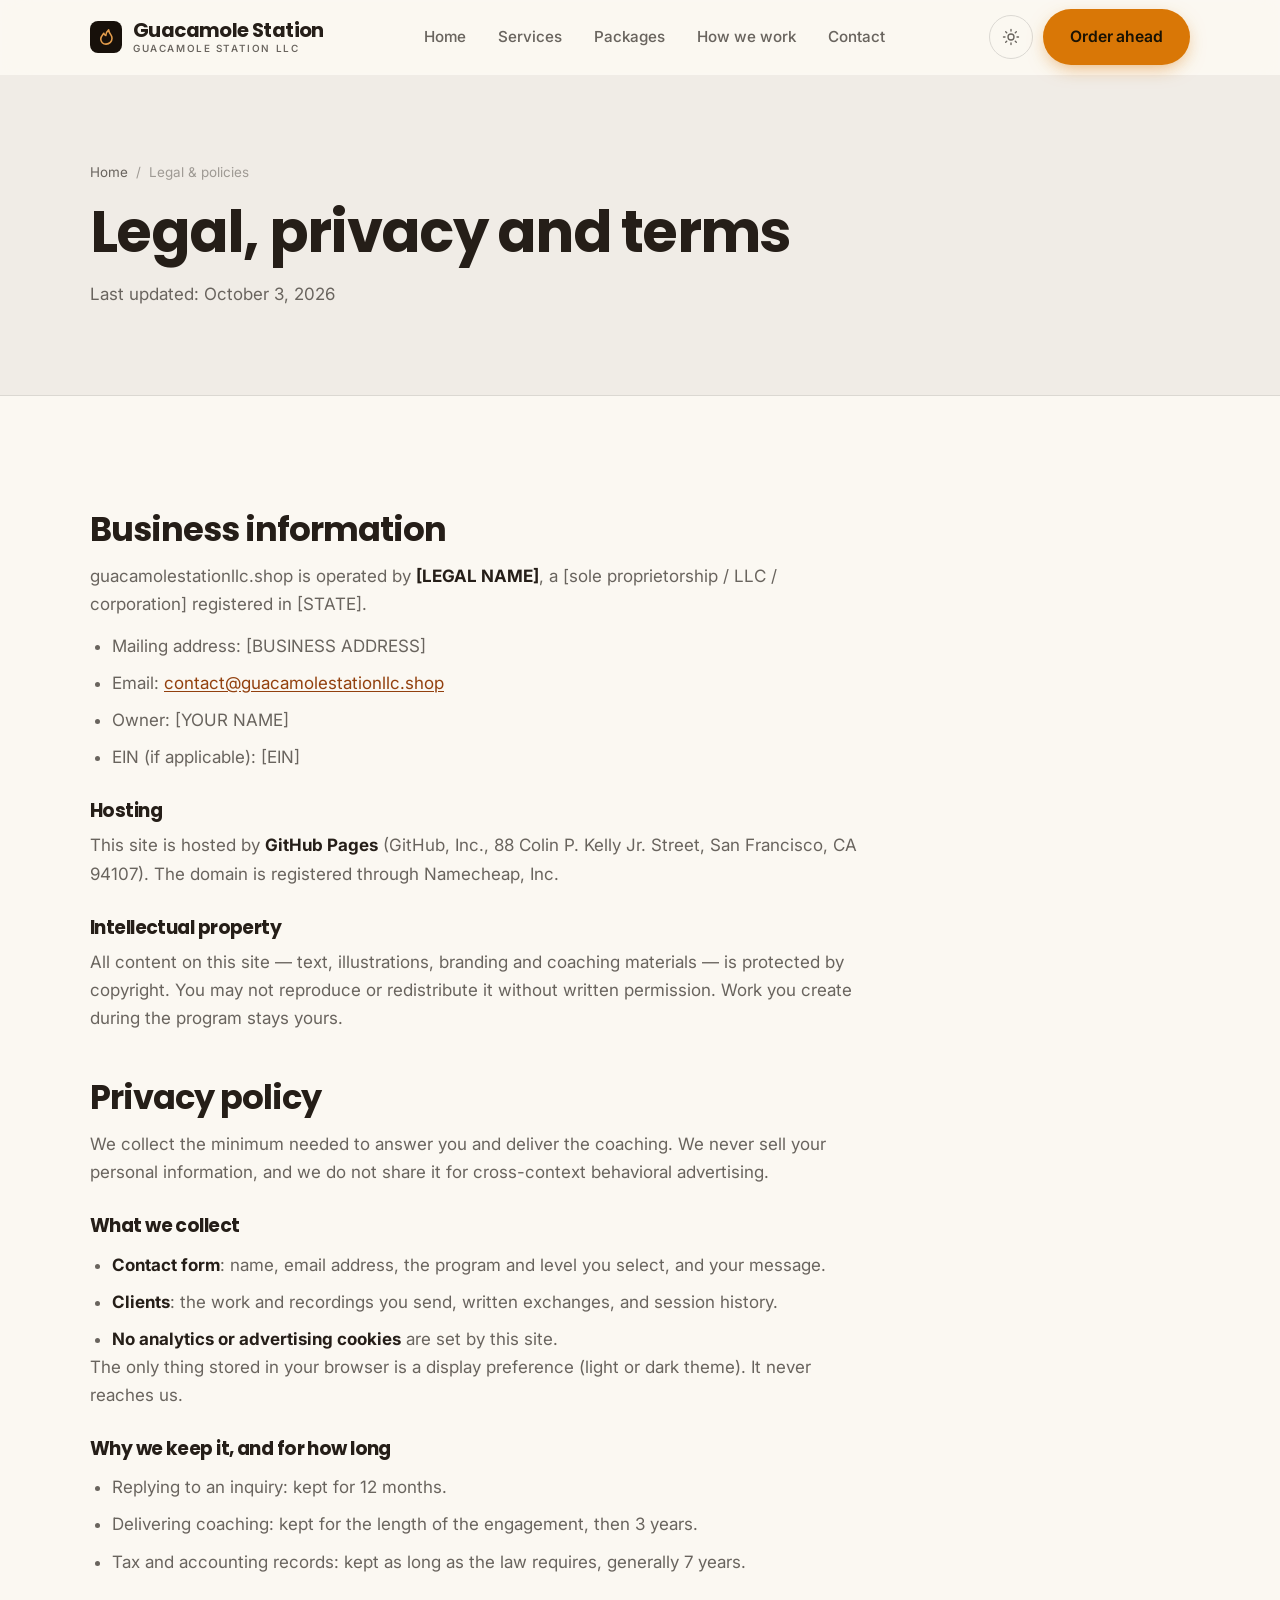
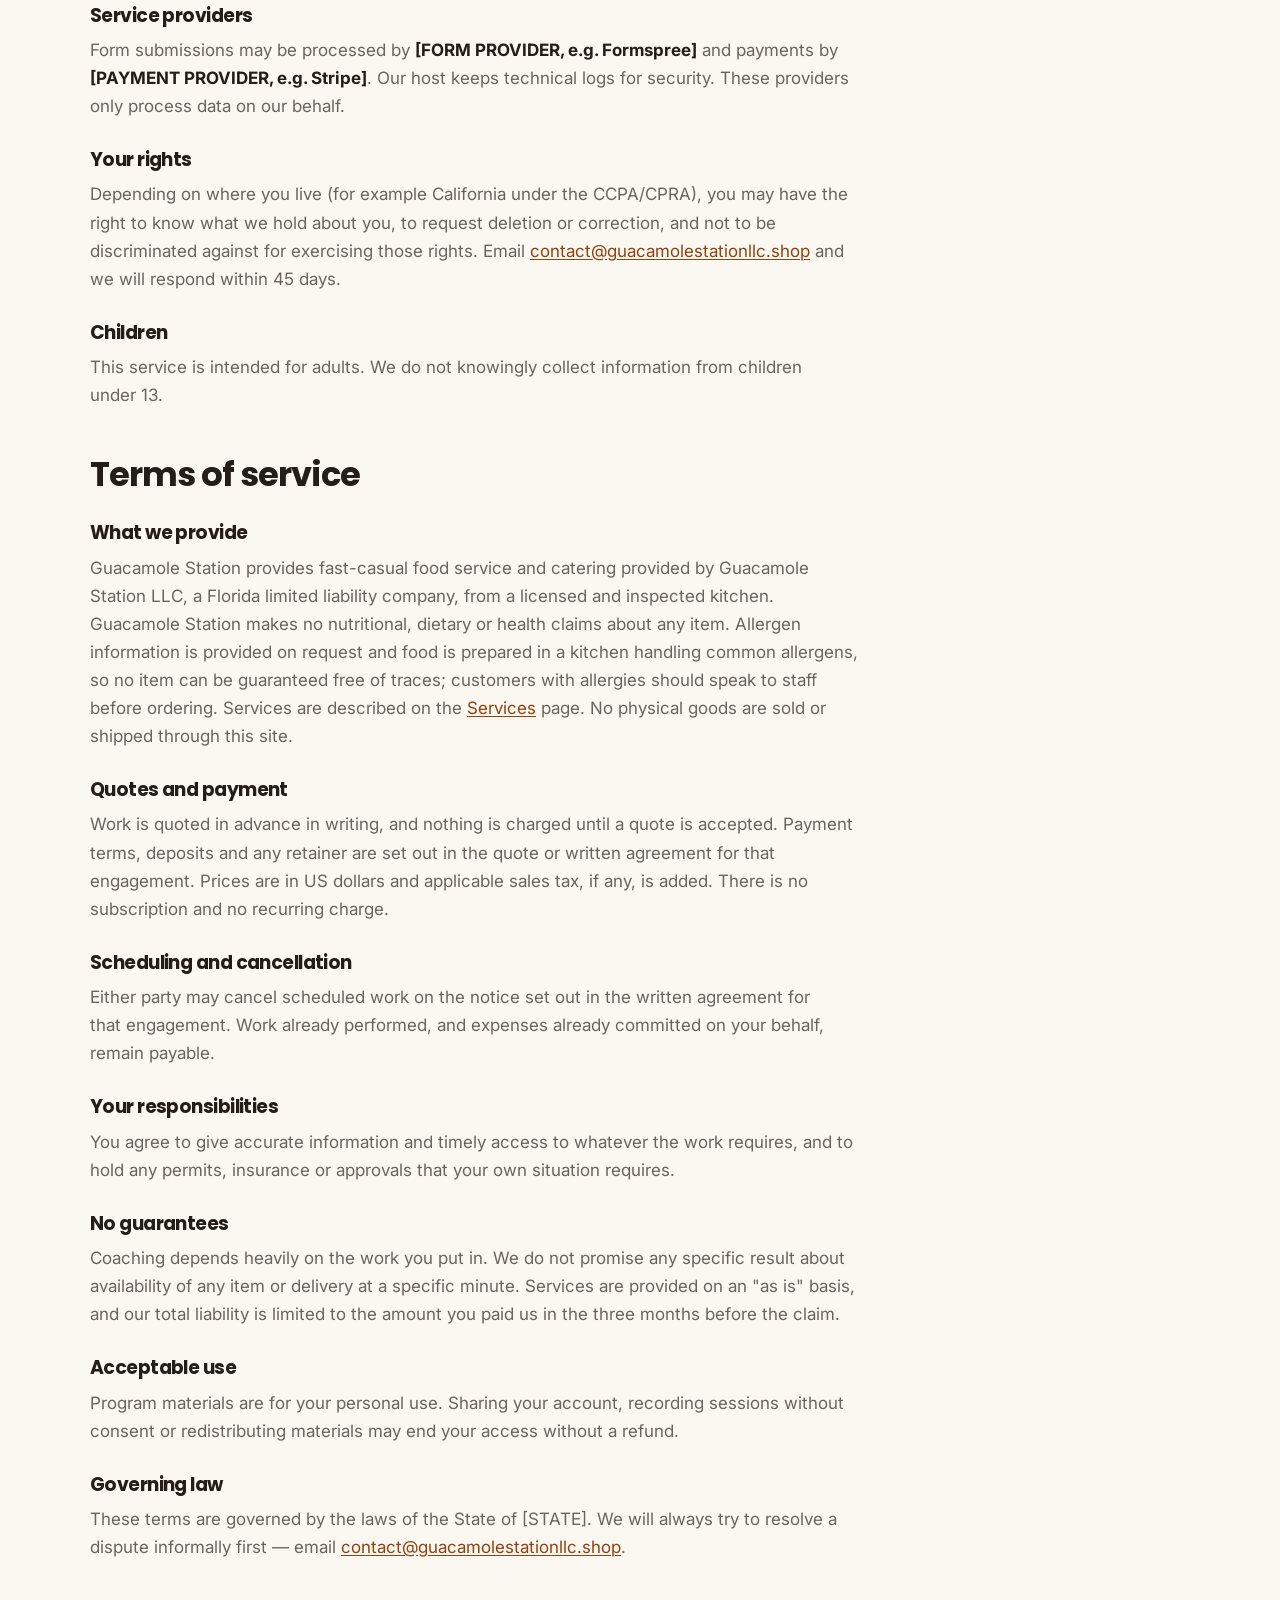
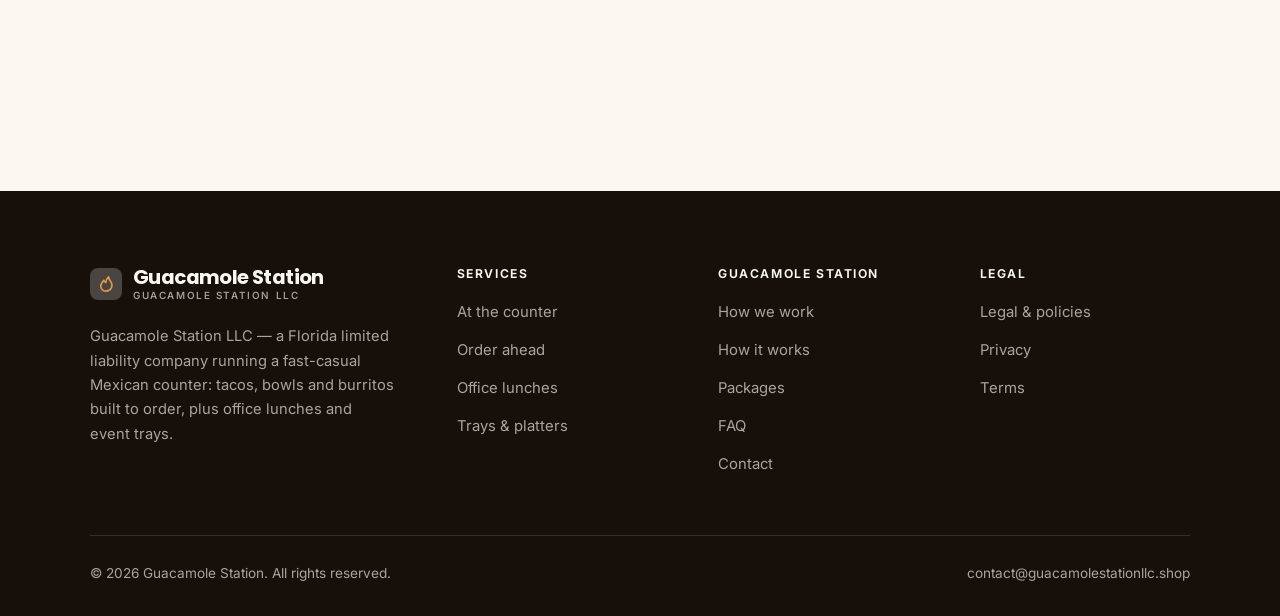
<file: legal.html>
<!DOCTYPE html>
<html lang="en" class="no-js">
<head>
<meta charset="utf-8">
<meta name="viewport" content="width=device-width, initial-scale=1">
<title>Legal, privacy and terms — Guacamole Station</title>
<meta name="description" content="Business information, privacy policy and terms of service for Guacamole Station.">
<meta name="robots" content="noindex">

<meta property="og:type" content="website">
<meta property="og:url" content="https://guacamolestationllc.shop/legal.html">
<meta property="og:site_name" content="Guacamole Station">
<meta property="og:locale" content="en_US">
<meta property="og:title" content="Legal, privacy and terms — Guacamole Station">
<meta property="og:description" content="Business information, privacy policy and terms of service for Guacamole Station.">
<meta name="theme-color" content="#17100a">

<link rel="icon" href="assets/img/favicon.svg" type="image/svg+xml">
<link rel="preconnect" href="https://fonts.googleapis.com">
<link rel="preconnect" href="https://fonts.gstatic.com" crossorigin>
<link rel="stylesheet" href="https://fonts.googleapis.com/css2?family=Poppins:wght@400;500;600;700&family=Inter:wght@400..700&display=swap">
<link rel="stylesheet" href="assets/css/style.css">

<!-- Thème appliqué avant le premier rendu (évite le flash) -->
<script>
document.documentElement.classList.remove('no-js');
(function(){try{var t=localStorage.getItem('site-theme');if(t){document.documentElement.setAttribute('data-theme',t);}}catch(e){}})();
</script>
</head>

<body>
<a class="skip-link" href="#main">Skip to main content</a>

<header class="site-header">
  <nav class="wrap nav" aria-label="Main navigation">
    <a class="brand" href="index.html">
      <svg class="brand__mark" viewBox="0 0 64 64" aria-hidden="true">
        <rect class="bm-bg" width="64" height="64" rx="16"/>
        <g class="bm-ic" transform="translate(14 14) scale(1.5)" fill="none" stroke-width="2.1" stroke-linecap="round" stroke-linejoin="round"><path d="M12 21.5c-4 0-7-2.8-7-6.7 0-3.4 2.4-5.6 4-7.8.6 1.6 1.6 2.6 2.8 3 .2-3.1 1.4-5.6 3.7-7.5.3 3 1.6 4.8 3 6.7 1.1 1.5 1.5 3 1.5 4.6 0 4.2-3.3 7.7-8 7.7z"/></g>
      </svg>
      <span>Guacamole Station<span class="brand__sub">Guacamole Station LLC</span></span>
    </a>

    <ul class="nav__links" id="nav-links">
      <li><a href="index.html">Home</a></li>
      <li><a href="programs.html">Services</a></li>
      <li><a href="index.html#pricing">Packages</a></li>
      <li><a href="about.html">How we work</a></li>
      <li><a href="contact.html">Contact</a></li>
      <li><a class="btn btn--primary" href="contact.html">Order ahead</a></li>
    </ul>

    <div class="nav__cta">
      <button class="theme-toggle" type="button" aria-label="Switch to dark theme">
        <svg class="icon-sun" viewBox="0 0 24 24" fill="none" stroke="currentColor" stroke-width="1.8" stroke-linecap="round" aria-hidden="true"><circle cx="12" cy="12" r="4"/><path d="M12 2v2m0 16v2M2 12h2m16 0h2M4.9 4.9l1.4 1.4m11.4 11.4 1.4 1.4M19.1 4.9l-1.4 1.4M6.3 17.7l-1.4 1.4"/></svg>
        <svg class="icon-moon" viewBox="0 0 24 24" fill="none" stroke="currentColor" stroke-width="1.8" stroke-linecap="round" stroke-linejoin="round" aria-hidden="true"><path d="M21 12.8A9 9 0 1 1 11.2 3a7 7 0 0 0 9.8 9.8z"/></svg>
      </button>
      <a class="btn btn--primary" href="contact.html">Order ahead</a>
      <button class="nav__toggle" type="button" aria-expanded="false" aria-controls="nav-links" aria-label="Open menu">
        <svg class="icon-open" viewBox="0 0 24 24" fill="none" stroke="currentColor" stroke-width="2" stroke-linecap="round" aria-hidden="true"><path d="M3 6h18M3 12h18M3 18h18"/></svg>
        <svg class="icon-close" viewBox="0 0 24 24" fill="none" stroke="currentColor" stroke-width="2" stroke-linecap="round" aria-hidden="true"><path d="M6 6l12 12M18 6L6 18"/></svg>
      </button>
    </div>
  </nav>
</header>

<main id="main">

<section class="page-head">
  <div class="wrap">
    <nav class="breadcrumb" aria-label="Breadcrumb">
      <a href="index.html">Home</a><span>/</span><span aria-current="page">Legal &amp; policies</span>
    </nav>
    <h1>Legal, privacy and terms</h1>
    <p>Last updated: <time datetime="2026-10-03">October 3, 2026</time></p>
  </div>
</section>

<section class="section wrap">
  <div class="prose">

    <!--
      TO DO: this is a skeleton, not legal advice. Replace every [BRACKET] with
      your real details before selling, and have a lawyer review it if you can.
      Consumer protection rules differ by state.
    -->

    <h2 id="business">Business information</h2>
    <p>
      guacamolestationllc.shop is operated by <strong>[LEGAL NAME]</strong>, a [sole proprietorship / LLC / corporation]
      registered in [STATE].
    </p>
    <ul>
      <li>Mailing address: [BUSINESS ADDRESS]</li>
      <li>Email: <a href="mailto:contact@guacamolestationllc.shop">contact@guacamolestationllc.shop</a></li>
      <li>Owner: [YOUR NAME]</li>
      <li>EIN (if applicable): [EIN]</li>
    </ul>

    <h3>Hosting</h3>
    <p>
      This site is hosted by <strong>GitHub Pages</strong> (GitHub, Inc., 88 Colin P. Kelly Jr. Street,
      San Francisco, CA 94107). The domain is registered through Namecheap, Inc.
    </p>

    <h3>Intellectual property</h3>
    <p>
      All content on this site — text, illustrations, branding and coaching materials — is protected by
      copyright. You may not reproduce or redistribute it without written permission. Work you create during
      the program stays yours.
    </p>

    <h2 id="privacy">Privacy policy</h2>
    <p>
      We collect the minimum needed to answer you and deliver the coaching. We never sell your personal
      information, and we do not share it for cross-context behavioral advertising.
    </p>
    <h3>What we collect</h3>
    <ul>
      <li><strong>Contact form</strong>: name, email address, the program and level you select, and your message.</li>
      <li><strong>Clients</strong>: the work and recordings you send, written exchanges, and session history.</li>
      <li><strong>No analytics or advertising cookies</strong> are set by this site.</li>
    </ul>
    <p>
      The only thing stored in your browser is a display preference (light or dark theme). It never reaches us.
    </p>
    <h3>Why we keep it, and for how long</h3>
    <ul>
      <li>Replying to an inquiry: kept for 12 months.</li>
      <li>Delivering coaching: kept for the length of the engagement, then 3 years.</li>
      <li>Tax and accounting records: kept as long as the law requires, generally 7 years.</li>
    </ul>
    <h3>Service providers</h3>
    <p>
      Form submissions may be processed by <strong>[FORM PROVIDER, e.g. Formspree]</strong> and payments by
      <strong>[PAYMENT PROVIDER, e.g. Stripe]</strong>. Our host keeps technical logs for security. These
      providers only process data on our behalf.
    </p>
    <h3>Your rights</h3>
    <p>
      Depending on where you live (for example California under the CCPA/CPRA), you may have the right to
      know what we hold about you, to request deletion or correction, and not to be discriminated against for
      exercising those rights. Email <a href="mailto:contact@guacamolestationllc.shop">contact@guacamolestationllc.shop</a> and we will respond within 45 days.
    </p>
    <h3>Children</h3>
    <p>
      This service is intended for adults. We do not knowingly collect information from children under 13.
    </p>

    <h2 id="terms">Terms of service</h2>
    <h3>What we provide</h3>
    <p>
      Guacamole Station provides fast-casual food service and catering provided by Guacamole Station LLC, a Florida limited liability company, from a licensed and inspected kitchen. Guacamole Station makes no nutritional, dietary or health claims about any item. Allergen information is provided on request and food is prepared in a kitchen handling common allergens, so no item can be guaranteed free of traces; customers with allergies should speak to staff before ordering. Services are described on the
      <a href="programs.html">Services</a> page. No physical goods are sold or shipped through this site.
    </p>
    <h3>Quotes and payment</h3>
    <p>
      Work is quoted in advance in writing, and nothing is charged until a quote is accepted. Payment terms,
      deposits and any retainer are set out in the quote or written agreement for that engagement. Prices are in
      US dollars and applicable sales tax, if any, is added. There is no subscription and no recurring charge.
    </p>
    <h3>Scheduling and cancellation</h3>
    <p>
      Either party may cancel scheduled work on the notice set out in the written agreement for that engagement.
      Work already performed, and expenses already committed on your behalf, remain payable.
    </p>
    <h3>Your responsibilities</h3>
    <p>
      You agree to give accurate information and timely access to whatever the work requires, and to hold any
      permits, insurance or approvals that your own situation requires.
    </p>

    <h3>No guarantees</h3>
    <p>
      Coaching depends heavily on the work you put in. We do not promise any specific result
      about availability of any item or delivery at a specific minute. Services are provided on an "as is" basis, and our total
      liability is limited to the amount you paid us in the three months before the claim.
    </p>
    <h3>Acceptable use</h3>
    <p>
      Program materials are for your personal use. Sharing your account, recording sessions without consent
      or redistributing materials may end your access without a refund.
    </p>
    <h3>Governing law</h3>
    <p>
      These terms are governed by the laws of the State of [STATE]. We will always try to resolve a dispute
      informally first — email <a href="mailto:contact@guacamolestationllc.shop">contact@guacamolestationllc.shop</a>.
    </p>

  </div>
</section>

</main>

<footer class="site-footer">
  <div class="wrap">
    <div class="footer__grid">
      <div class="footer__brand">
        <a class="brand" href="index.html">
          <svg class="brand__mark" viewBox="0 0 64 64" aria-hidden="true">
        <rect class="bm-bg" width="64" height="64" rx="16"/>
        <g class="bm-ic" transform="translate(14 14) scale(1.5)" fill="none" stroke-width="2.1" stroke-linecap="round" stroke-linejoin="round"><path d="M12 21.5c-4 0-7-2.8-7-6.7 0-3.4 2.4-5.6 4-7.8.6 1.6 1.6 2.6 2.8 3 .2-3.1 1.4-5.6 3.7-7.5.3 3 1.6 4.8 3 6.7 1.1 1.5 1.5 3 1.5 4.6 0 4.2-3.3 7.7-8 7.7z"/></g>
      </svg>
          <span>Guacamole Station<span class="brand__sub">Guacamole Station LLC</span></span>
        </a>
        <p>Guacamole Station LLC — a Florida limited liability company running a fast-casual Mexican counter: tacos, bowls and burritos built to order, plus office lunches and event trays.</p>
      </div>

      <div class="footer__col">
        <h4>Services</h4>
        <ul>
          <li><a href="programs.html#counter">At the counter</a></li>
          <li><a href="programs.html#ahead">Order ahead</a></li>
          <li><a href="programs.html#office">Office lunches</a></li>
          <li><a href="programs.html#trays">Trays &amp; platters</a></li>
        </ul>
      </div>

      <div class="footer__col">
        <h4>Guacamole Station</h4>
        <ul>
          <li><a href="about.html">How we work</a></li>
          <li><a href="index.html#how-it-works">How it works</a></li>
          <li><a href="index.html#pricing">Packages</a></li>
          <li><a href="index.html#faq">FAQ</a></li>
          <li><a href="contact.html">Contact</a></li>
        </ul>
      </div>

      <div class="footer__col">
        <h4>Legal</h4>
        <ul>
          <li><a href="legal.html">Legal &amp; policies</a></li>
          <li><a href="legal.html#privacy">Privacy</a></li>
          <li><a href="legal.html#terms">Terms</a></li>
        </ul>
      </div>
    </div>

    <div class="footer__bottom">
      <p>© <span data-year>2026</span> Guacamole Station. All rights reserved.</p>
      <p><a href="mailto:contact@guacamolestationllc.shop">contact@guacamolestationllc.shop</a></p>
    </div>
  </div>
</footer>

<script src="assets/js/main.js" defer></script>
</body>
</html>
</file>
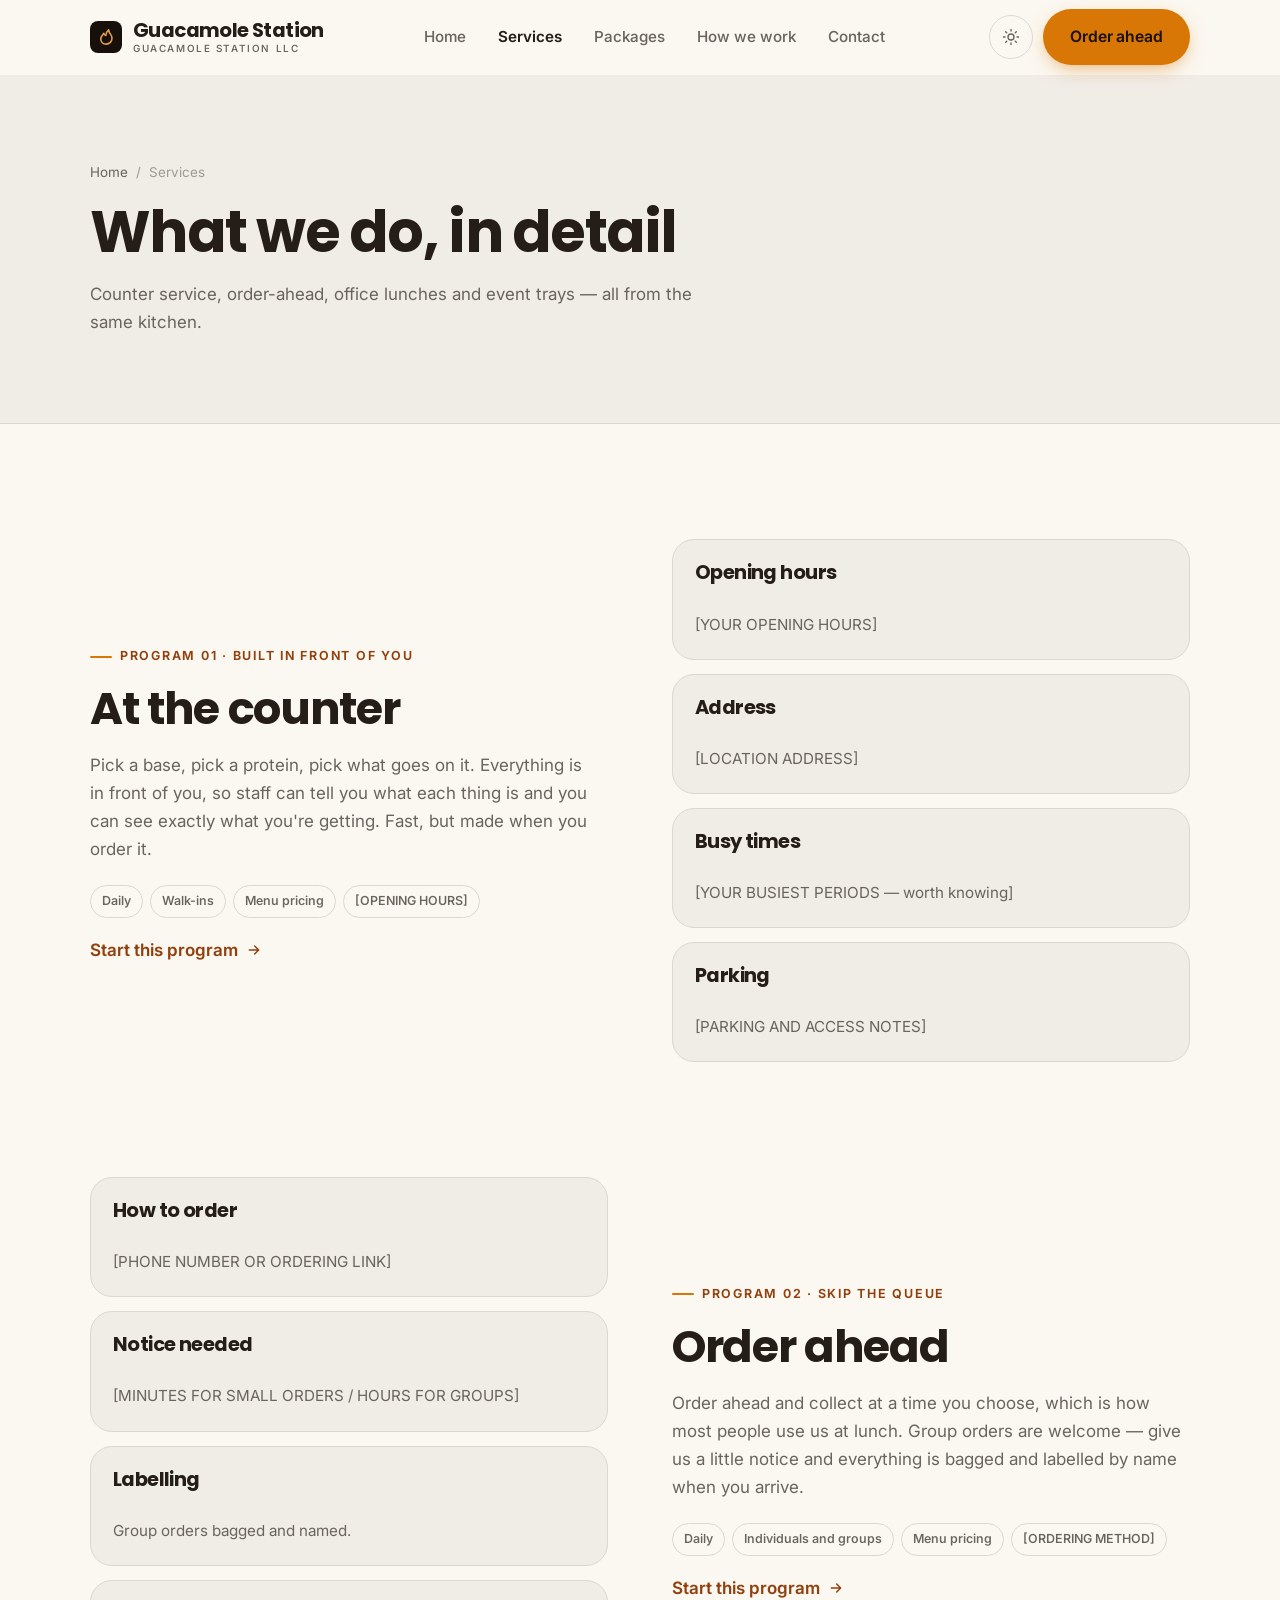
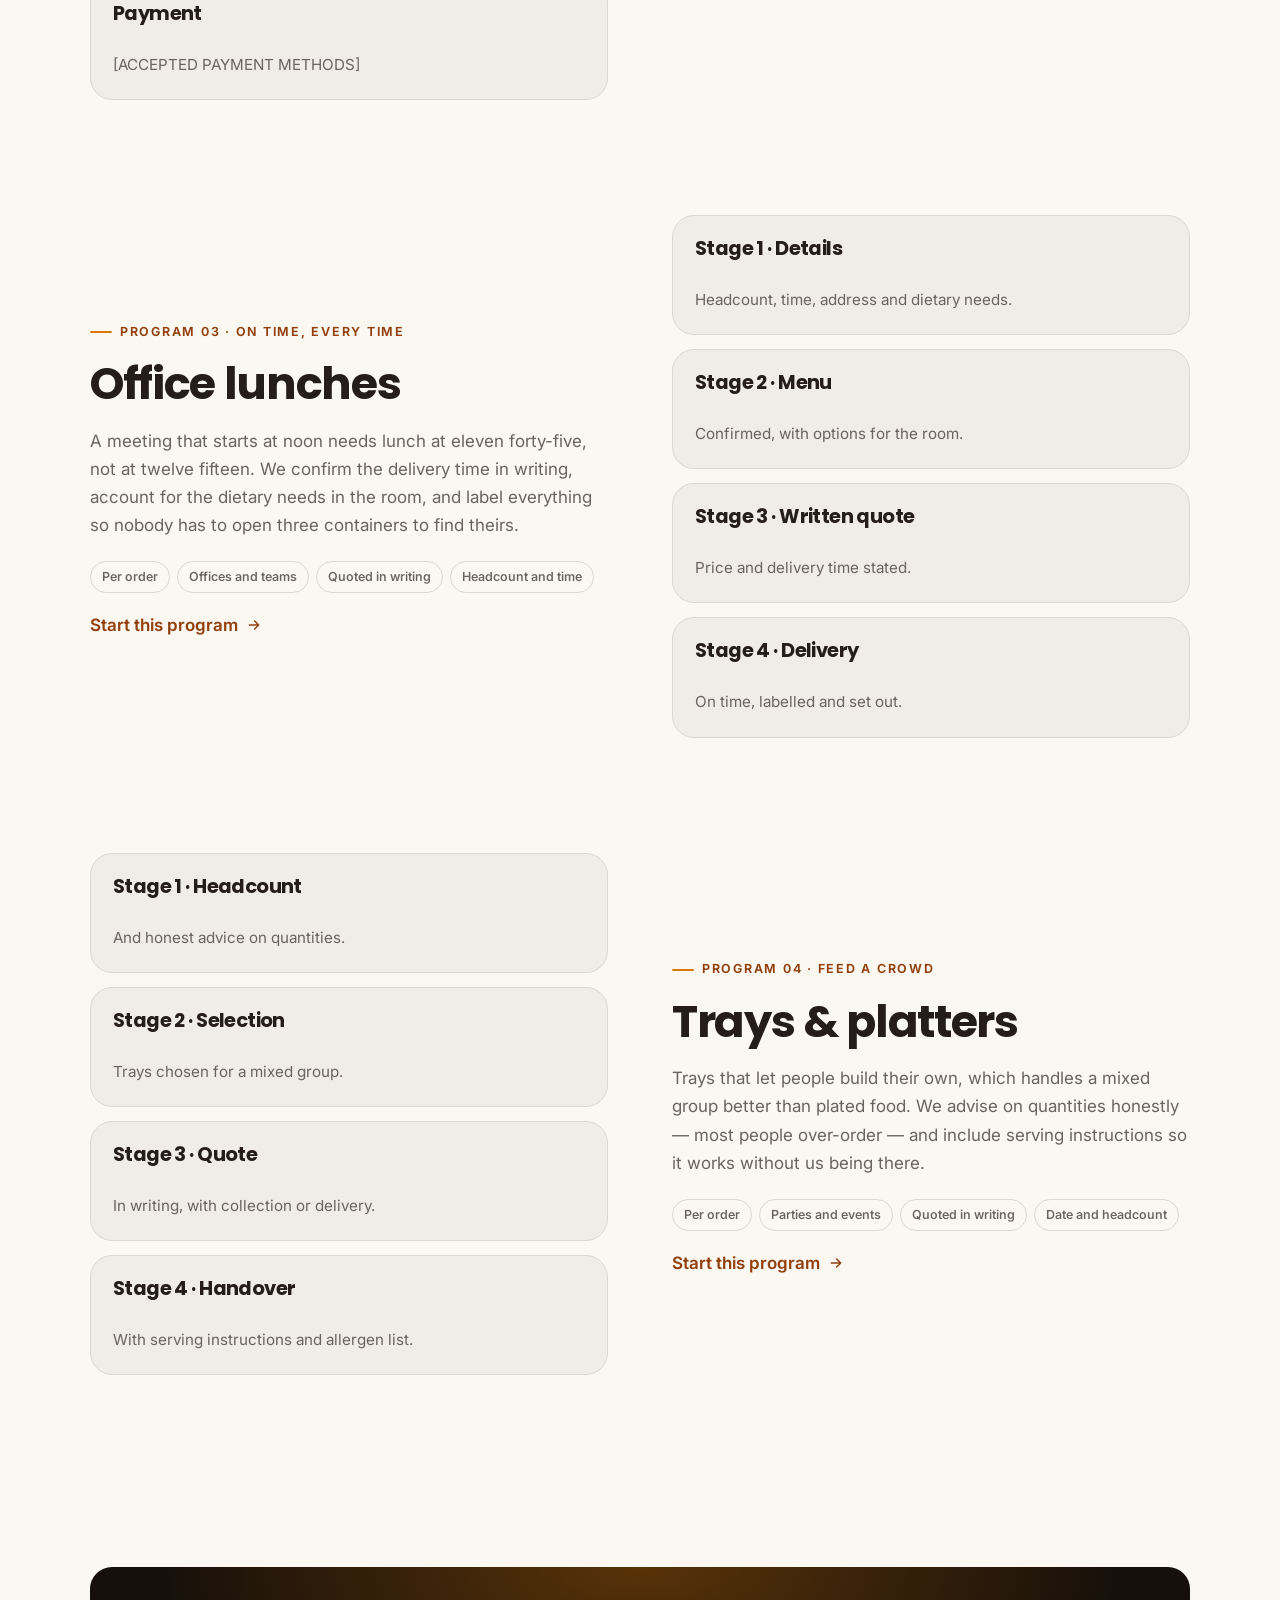
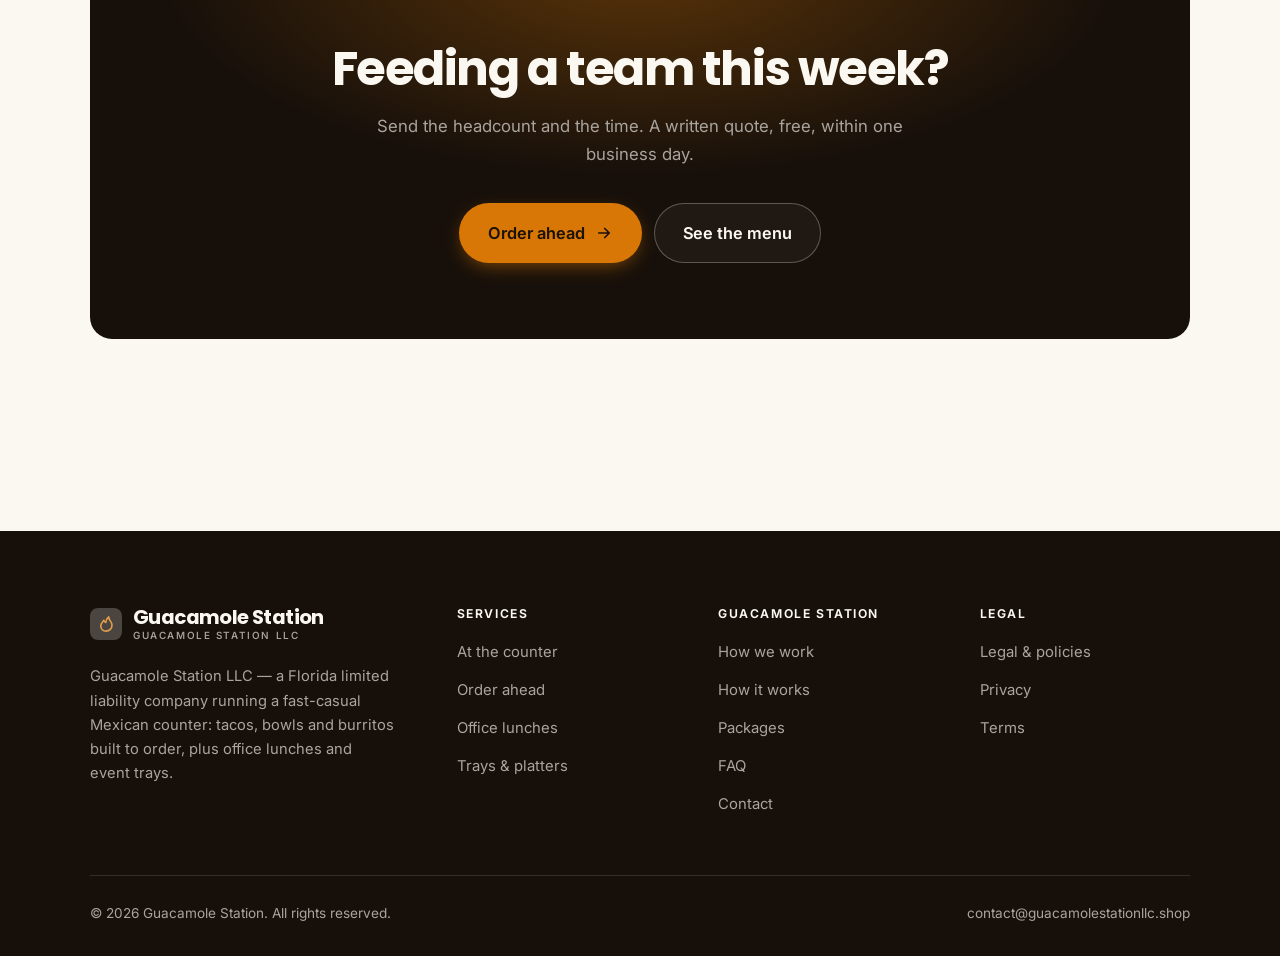
<file: programs.html>
<!DOCTYPE html>
<html lang="en" class="no-js">
<head>
<meta charset="utf-8">
<meta name="viewport" content="width=device-width, initial-scale=1">
<title>Services — Guacamole Station</title>
<meta name="description" content="Guacamole Station LLC: counter service, order-ahead collection, office lunch delivery, trays and platters.">
<link rel="canonical" href="https://guacamolestationllc.shop/programs.html">

<meta property="og:type" content="website">
<meta property="og:url" content="https://guacamolestationllc.shop/programs.html">
<meta property="og:site_name" content="Guacamole Station">
<meta property="og:locale" content="en_US">
<meta property="og:title" content="Services — Guacamole Station">
<meta property="og:description" content="Guacamole Station LLC: counter service, order-ahead collection, office lunch delivery, trays and platters.">
<meta name="theme-color" content="#17100a">

<link rel="icon" href="assets/img/favicon.svg" type="image/svg+xml">
<link rel="preconnect" href="https://fonts.googleapis.com">
<link rel="preconnect" href="https://fonts.gstatic.com" crossorigin>
<link rel="stylesheet" href="https://fonts.googleapis.com/css2?family=Poppins:wght@400;500;600;700&family=Inter:wght@400..700&display=swap">
<link rel="stylesheet" href="assets/css/style.css">

<!-- Thème appliqué avant le premier rendu (évite le flash) -->
<script>
document.documentElement.classList.remove('no-js');
(function(){try{var t=localStorage.getItem('site-theme');if(t){document.documentElement.setAttribute('data-theme',t);}}catch(e){}})();
</script>
</head>

<body>
<a class="skip-link" href="#main">Skip to main content</a>

<header class="site-header">
  <nav class="wrap nav" aria-label="Main navigation">
    <a class="brand" href="index.html">
      <svg class="brand__mark" viewBox="0 0 64 64" aria-hidden="true">
        <rect class="bm-bg" width="64" height="64" rx="16"/>
        <g class="bm-ic" transform="translate(14 14) scale(1.5)" fill="none" stroke-width="2.1" stroke-linecap="round" stroke-linejoin="round"><path d="M12 21.5c-4 0-7-2.8-7-6.7 0-3.4 2.4-5.6 4-7.8.6 1.6 1.6 2.6 2.8 3 .2-3.1 1.4-5.6 3.7-7.5.3 3 1.6 4.8 3 6.7 1.1 1.5 1.5 3 1.5 4.6 0 4.2-3.3 7.7-8 7.7z"/></g>
      </svg>
      <span>Guacamole Station<span class="brand__sub">Guacamole Station LLC</span></span>
    </a>

    <ul class="nav__links" id="nav-links">
      <li><a href="index.html">Home</a></li>
      <li><a href="programs.html" aria-current="page">Services</a></li>
      <li><a href="index.html#pricing">Packages</a></li>
      <li><a href="about.html">How we work</a></li>
      <li><a href="contact.html">Contact</a></li>
      <li><a class="btn btn--primary" href="contact.html">Order ahead</a></li>
    </ul>

    <div class="nav__cta">
      <button class="theme-toggle" type="button" aria-label="Switch to dark theme">
        <svg class="icon-sun" viewBox="0 0 24 24" fill="none" stroke="currentColor" stroke-width="1.8" stroke-linecap="round" aria-hidden="true"><circle cx="12" cy="12" r="4"/><path d="M12 2v2m0 16v2M2 12h2m16 0h2M4.9 4.9l1.4 1.4m11.4 11.4 1.4 1.4M19.1 4.9l-1.4 1.4M6.3 17.7l-1.4 1.4"/></svg>
        <svg class="icon-moon" viewBox="0 0 24 24" fill="none" stroke="currentColor" stroke-width="1.8" stroke-linecap="round" stroke-linejoin="round" aria-hidden="true"><path d="M21 12.8A9 9 0 1 1 11.2 3a7 7 0 0 0 9.8 9.8z"/></svg>
      </button>
      <a class="btn btn--primary" href="contact.html">Order ahead</a>
      <button class="nav__toggle" type="button" aria-expanded="false" aria-controls="nav-links" aria-label="Open menu">
        <svg class="icon-open" viewBox="0 0 24 24" fill="none" stroke="currentColor" stroke-width="2" stroke-linecap="round" aria-hidden="true"><path d="M3 6h18M3 12h18M3 18h18"/></svg>
        <svg class="icon-close" viewBox="0 0 24 24" fill="none" stroke="currentColor" stroke-width="2" stroke-linecap="round" aria-hidden="true"><path d="M6 6l12 12M18 6L6 18"/></svg>
      </button>
    </div>
  </nav>
</header>

<main id="main">

<section class="page-head">
  <div class="wrap">
    <nav class="breadcrumb" aria-label="Breadcrumb">
      <a href="index.html">Home</a><span>/</span><span aria-current="page">Services</span>
    </nav>
    <h1>What we do, in detail</h1>
    <p>Counter service, order-ahead, office lunches and event trays — all from the same kitchen.</p>
  </div>
</section>

<section class="section wrap" id="counter">
  <div class="split reveal">
    <div>
      <span class="eyebrow">Program 01 · Built in front of you</span>
      <h2>At the counter</h2>
      <p>Pick a base, pick a protein, pick what goes on it. Everything is in front of you, so staff can tell you what each thing is and you can see exactly what you're getting. Fast, but made when you order it.</p>
      <ul class="tags"><li>Daily</li><li>Walk-ins</li><li>Menu pricing</li><li>[OPENING HOURS]</li></ul>
      <p><a class="arrow-link" href="contact.html">Start this program <svg viewBox="0 0 24 24" fill="none" stroke="currentColor" stroke-width="2.2" stroke-linecap="round" stroke-linejoin="round" aria-hidden="true"><path d="M5 12h14M13 6l6 6-6 6"/></svg></a></p>
    </div>
    <div class="grid grid--2 grid--tight">
      <article class="card card--sm">
        <h3>Opening hours</h3>
        <p>[YOUR OPENING HOURS]</p>
      </article>
      <article class="card card--sm">
        <h3>Address</h3>
        <p>[LOCATION ADDRESS]</p>
      </article>
      <article class="card card--sm">
        <h3>Busy times</h3>
        <p>[YOUR BUSIEST PERIODS — worth knowing]</p>
      </article>
      <article class="card card--sm">
        <h3>Parking</h3>
        <p>[PARKING AND ACCESS NOTES]</p>
      </article>
    </div>
  </div>
</section>

<section class="section section--flush wrap" id="ahead">
  <div class="split reveal">
    <div class="grid grid--2 grid--tight">
      <article class="card card--sm">
        <h3>How to order</h3>
        <p>[PHONE NUMBER OR ORDERING LINK]</p>
      </article>
      <article class="card card--sm">
        <h3>Notice needed</h3>
        <p>[MINUTES FOR SMALL ORDERS / HOURS FOR GROUPS]</p>
      </article>
      <article class="card card--sm">
        <h3>Labelling</h3>
        <p>Group orders bagged and named.</p>
      </article>
      <article class="card card--sm">
        <h3>Payment</h3>
        <p>[ACCEPTED PAYMENT METHODS]</p>
      </article>
    </div>
    <div>
      <span class="eyebrow">Program 02 · Skip the queue</span>
      <h2>Order ahead</h2>
      <p>Order ahead and collect at a time you choose, which is how most people use us at lunch. Group orders are welcome — give us a little notice and everything is bagged and labelled by name when you arrive.</p>
      <ul class="tags"><li>Daily</li><li>Individuals and groups</li><li>Menu pricing</li><li>[ORDERING METHOD]</li></ul>
      <p><a class="arrow-link" href="contact.html">Start this program <svg viewBox="0 0 24 24" fill="none" stroke="currentColor" stroke-width="2.2" stroke-linecap="round" stroke-linejoin="round" aria-hidden="true"><path d="M5 12h14M13 6l6 6-6 6"/></svg></a></p>
    </div>
  </div>
</section>

<section class="section section--flush wrap" id="office">
  <div class="split reveal">
    <div>
      <span class="eyebrow">Program 03 · On time, every time</span>
      <h2>Office lunches</h2>
      <p>A meeting that starts at noon needs lunch at eleven forty-five, not at twelve fifteen. We confirm the delivery time in writing, account for the dietary needs in the room, and label everything so nobody has to open three containers to find theirs.</p>
      <ul class="tags"><li>Per order</li><li>Offices and teams</li><li>Quoted in writing</li><li>Headcount and time</li></ul>
      <p><a class="arrow-link" href="contact.html">Start this program <svg viewBox="0 0 24 24" fill="none" stroke="currentColor" stroke-width="2.2" stroke-linecap="round" stroke-linejoin="round" aria-hidden="true"><path d="M5 12h14M13 6l6 6-6 6"/></svg></a></p>
    </div>
    <div class="grid grid--2 grid--tight">
      <article class="card card--sm">
        <h3>Stage 1 · Details</h3>
        <p>Headcount, time, address and dietary needs.</p>
      </article>
      <article class="card card--sm">
        <h3>Stage 2 · Menu</h3>
        <p>Confirmed, with options for the room.</p>
      </article>
      <article class="card card--sm">
        <h3>Stage 3 · Written quote</h3>
        <p>Price and delivery time stated.</p>
      </article>
      <article class="card card--sm">
        <h3>Stage 4 · Delivery</h3>
        <p>On time, labelled and set out.</p>
      </article>
    </div>
  </div>
</section>

<section class="section section--flush wrap" id="trays">
  <div class="split reveal">
    <div class="grid grid--2 grid--tight">
      <article class="card card--sm">
        <h3>Stage 1 · Headcount</h3>
        <p>And honest advice on quantities.</p>
      </article>
      <article class="card card--sm">
        <h3>Stage 2 · Selection</h3>
        <p>Trays chosen for a mixed group.</p>
      </article>
      <article class="card card--sm">
        <h3>Stage 3 · Quote</h3>
        <p>In writing, with collection or delivery.</p>
      </article>
      <article class="card card--sm">
        <h3>Stage 4 · Handover</h3>
        <p>With serving instructions and allergen list.</p>
      </article>
    </div>
    <div>
      <span class="eyebrow">Program 04 · Feed a crowd</span>
      <h2>Trays &amp; platters</h2>
      <p>Trays that let people build their own, which handles a mixed group better than plated food. We advise on quantities honestly — most people over-order — and include serving instructions so it works without us being there.</p>
      <ul class="tags"><li>Per order</li><li>Parties and events</li><li>Quoted in writing</li><li>Date and headcount</li></ul>
      <p><a class="arrow-link" href="contact.html">Start this program <svg viewBox="0 0 24 24" fill="none" stroke="currentColor" stroke-width="2.2" stroke-linecap="round" stroke-linejoin="round" aria-hidden="true"><path d="M5 12h14M13 6l6 6-6 6"/></svg></a></p>
    </div>
  </div>
</section>

<section class="wrap section--tight">
  <div class="cta-band reveal">
    <h2>Feeding a team this week?</h2>
    <p>Send the headcount and the time. A written quote, free, within one business day.</p>
    <div class="hero__actions">
      <a class="btn btn--primary btn--lg" href="contact.html">Order ahead <svg viewBox="0 0 24 24" fill="none" stroke="currentColor" stroke-width="2.2" stroke-linecap="round" stroke-linejoin="round" aria-hidden="true"><path d="M5 12h14M13 6l6 6-6 6"/></svg></a>
      <a class="btn btn--on-dark btn--lg" href="programs.html">See the menu</a>
    </div>
  </div>
</section>

</main>

<footer class="site-footer">
  <div class="wrap">
    <div class="footer__grid">
      <div class="footer__brand">
        <a class="brand" href="index.html">
          <svg class="brand__mark" viewBox="0 0 64 64" aria-hidden="true">
        <rect class="bm-bg" width="64" height="64" rx="16"/>
        <g class="bm-ic" transform="translate(14 14) scale(1.5)" fill="none" stroke-width="2.1" stroke-linecap="round" stroke-linejoin="round"><path d="M12 21.5c-4 0-7-2.8-7-6.7 0-3.4 2.4-5.6 4-7.8.6 1.6 1.6 2.6 2.8 3 .2-3.1 1.4-5.6 3.7-7.5.3 3 1.6 4.8 3 6.7 1.1 1.5 1.5 3 1.5 4.6 0 4.2-3.3 7.7-8 7.7z"/></g>
      </svg>
          <span>Guacamole Station<span class="brand__sub">Guacamole Station LLC</span></span>
        </a>
        <p>Guacamole Station LLC — a Florida limited liability company running a fast-casual Mexican counter: tacos, bowls and burritos built to order, plus office lunches and event trays.</p>
      </div>

      <div class="footer__col">
        <h4>Services</h4>
        <ul>
          <li><a href="programs.html#counter">At the counter</a></li>
          <li><a href="programs.html#ahead">Order ahead</a></li>
          <li><a href="programs.html#office">Office lunches</a></li>
          <li><a href="programs.html#trays">Trays &amp; platters</a></li>
        </ul>
      </div>

      <div class="footer__col">
        <h4>Guacamole Station</h4>
        <ul>
          <li><a href="about.html">How we work</a></li>
          <li><a href="index.html#how-it-works">How it works</a></li>
          <li><a href="index.html#pricing">Packages</a></li>
          <li><a href="index.html#faq">FAQ</a></li>
          <li><a href="contact.html">Contact</a></li>
        </ul>
      </div>

      <div class="footer__col">
        <h4>Legal</h4>
        <ul>
          <li><a href="legal.html">Legal &amp; policies</a></li>
          <li><a href="legal.html#privacy">Privacy</a></li>
          <li><a href="legal.html#terms">Terms</a></li>
        </ul>
      </div>
    </div>

    <div class="footer__bottom">
      <p>© <span data-year>2026</span> Guacamole Station. All rights reserved.</p>
      <p><a href="mailto:contact@guacamolestationllc.shop">contact@guacamolestationllc.shop</a></p>
    </div>
  </div>
</footer>

<script src="assets/js/main.js" defer></script>
</body>
</html>
</file>
<file: assets/css/style.css>
/* Guacamole Station — couleurs et polices de la marque.
   Modifier ces valeurs suffit à changer l'identité visuelle de tout le site. */
:root {
  --c-accent:    #d97706;
  --c-on-accent: #1a1203;
  --c-ink:       #17100a;
  --c-paper:     #fbf8f2;

  --accent-ink-light: #92400e;
  --accent-on-dark:   color-mix(in srgb, var(--c-accent) 72%, white);

  --font-display: "Poppins", system-ui, -apple-system, "Segoe UI", sans-serif;
  --font-body: "Inter", system-ui, -apple-system, "Segoe UI", sans-serif;
  --display-weight: 700;
  --display-tracking: -.03em;
}

/* ==========================================================================
   Feuille de style commune aux sites de coaching
   Les couleurs de marque (--c-accent, --c-on-accent, --c-ink, --c-paper) et
   les polices sont définies juste au-dessus, par site. Tout le reste en dérive.
   ========================================================================== */

/* --------------------------------------------------------------------------
   1. Tokens dérivés
   -------------------------------------------------------------------------- */

:root {
  /* Thème clair */
  --paper:      var(--c-paper);
  --paper-2:    color-mix(in srgb, var(--c-paper) 95%, var(--c-ink));
  --paper-3:    color-mix(in srgb, var(--c-paper) 89%, var(--c-ink));
  --line:       color-mix(in srgb, var(--c-paper) 86%, var(--c-ink));
  --text:       color-mix(in srgb, var(--c-ink) 94%, var(--c-paper));
  --muted:      color-mix(in srgb, var(--c-ink) 64%, var(--c-paper));
  --accent:     var(--c-accent);
  --accent-600: color-mix(in srgb, var(--c-accent) 86%, black);
  --accent-ink: var(--accent-ink-light);
  --on-accent:  var(--c-on-accent);
  --ink:        var(--c-ink);
  --ink-soft:   color-mix(in srgb, var(--c-ink) 90%, white);
  --on-ink:     var(--c-paper);
  --on-ink-mut: color-mix(in srgb, var(--c-paper) 64%, var(--c-ink));
  --brand-bg:   var(--c-ink);

  /* Rayons */
  --r-sm: 8px;
  --r-md: 14px;
  --r-lg: 22px;
  --r-full: 999px;

  /* Ombres */
  --sh-1: 0 1px 2px rgba(0, 0, 0, .05), 0 2px 8px rgba(0, 0, 0, .04);
  --sh-2: 0 2px 4px rgba(0, 0, 0, .05), 0 12px 32px rgba(0, 0, 0, .09);
  --sh-3: 0 4px 8px rgba(0, 0, 0, .06), 0 24px 56px rgba(0, 0, 0, .14);

  /* Rythme */
  --gutter: clamp(16px, 4vw, 40px);
  --maxw: 1180px;
  --section-y: clamp(64px, 9vw, 124px);

  --ease: cubic-bezier(.22, .61, .36, 1);
}

/* Thème sombre — suit le système, sauf si l'utilisateur a choisi « clair » */
@media (prefers-color-scheme: dark) {
  :root:not([data-theme="light"]) {
    --paper:      var(--c-ink);
    --paper-2:    color-mix(in srgb, var(--c-ink) 92%, white);
    --paper-3:    color-mix(in srgb, var(--c-ink) 86%, white);
    --line:       color-mix(in srgb, var(--c-ink) 80%, white);
    --text:       color-mix(in srgb, var(--c-paper) 94%, var(--c-ink));
    --muted:      color-mix(in srgb, var(--c-paper) 66%, var(--c-ink));
    --accent-ink: var(--accent-on-dark);
    --ink:        color-mix(in srgb, var(--c-ink) 72%, black);
    --brand-bg:   color-mix(in srgb, var(--c-ink) 80%, white);
    --sh-1: 0 1px 2px rgba(0, 0, 0, .4), 0 2px 8px rgba(0, 0, 0, .3);
    --sh-2: 0 2px 4px rgba(0, 0, 0, .4), 0 12px 32px rgba(0, 0, 0, .45);
    --sh-3: 0 4px 8px rgba(0, 0, 0, .45), 0 24px 56px rgba(0, 0, 0, .55);
  }
}

/* Thème sombre — choix explicite */
:root[data-theme="dark"] {
  --paper:      var(--c-ink);
  --paper-2:    color-mix(in srgb, var(--c-ink) 92%, white);
  --paper-3:    color-mix(in srgb, var(--c-ink) 86%, white);
  --line:       color-mix(in srgb, var(--c-ink) 80%, white);
  --text:       color-mix(in srgb, var(--c-paper) 94%, var(--c-ink));
  --muted:      color-mix(in srgb, var(--c-paper) 66%, var(--c-ink));
  --accent-ink: var(--accent-on-dark);
  --ink:        color-mix(in srgb, var(--c-ink) 72%, black);
  --brand-bg:   color-mix(in srgb, var(--c-ink) 80%, white);
  --sh-1: 0 1px 2px rgba(0, 0, 0, .4), 0 2px 8px rgba(0, 0, 0, .3);
  --sh-2: 0 2px 4px rgba(0, 0, 0, .4), 0 12px 32px rgba(0, 0, 0, .45);
  --sh-3: 0 4px 8px rgba(0, 0, 0, .45), 0 24px 56px rgba(0, 0, 0, .55);
}

/* --------------------------------------------------------------------------
   2. Reset / base
   -------------------------------------------------------------------------- */

*, *::before, *::after { box-sizing: border-box; }

* { margin: 0; }

html {
  -webkit-text-size-adjust: 100%;
  scroll-behavior: smooth;
  scroll-padding-top: 88px;
}

body {
  background: var(--paper);
  color: var(--text);
  font-family: var(--font-body);
  font-size: 17px;
  line-height: 1.65;
  -webkit-font-smoothing: antialiased;
  text-rendering: optimizeLegibility;
  overflow-x: hidden;
}

img, svg, video { display: block; max-width: 100%; height: auto; }

a { color: inherit; text-decoration: none; }

button, input, textarea, select { font: inherit; color: inherit; }

h1, h2, h3, h4 {
  font-family: var(--font-display);
  font-weight: var(--display-weight);
  line-height: 1.08;
  letter-spacing: var(--display-tracking);
  text-wrap: balance;
}

p { text-wrap: pretty; }

:focus-visible {
  outline: 3px solid var(--accent);
  outline-offset: 3px;
  border-radius: 4px;
}

::selection { background: var(--accent); color: var(--on-accent); }

/* --------------------------------------------------------------------------
   3. Utilitaires de mise en page
   -------------------------------------------------------------------------- */

.wrap {
  width: 100%;
  max-width: var(--maxw);
  margin-inline: auto;
  padding-inline: var(--gutter);
}

.section { padding-block: var(--section-y); }
.section--flush { padding-top: 0; }
.section--tight { padding-block: clamp(48px, 6vw, 80px); }

.skip-link {
  position: absolute;
  left: 12px;
  top: -100px;
  z-index: 200;
  background: var(--accent);
  color: var(--on-accent);
  padding: 12px 20px;
  border-radius: var(--r-sm);
  font-weight: 600;
  transition: top .2s var(--ease);
}
.skip-link:focus { top: 12px; }

.eyebrow {
  display: inline-flex;
  align-items: center;
  gap: 8px;
  font-size: .78rem;
  font-weight: 650;
  letter-spacing: .14em;
  text-transform: uppercase;
  color: var(--accent-ink);
  margin-bottom: 18px;
}
.eyebrow::before {
  content: "";
  width: 22px;
  height: 2px;
  background: var(--accent);
  border-radius: 2px;
}

.section-head { max-width: 62ch; margin-bottom: clamp(36px, 5vw, 60px); }
.section-head h2 { font-size: clamp(2rem, 4.4vw, 3.1rem); }
.section-head p {
  margin-top: 18px;
  color: var(--muted);
  font-size: clamp(1rem, 1.6vw, 1.12rem);
  max-width: 58ch;
}

.section-head--center { margin-inline: auto; text-align: center; }
.section-head--center .eyebrow { justify-content: center; }
.section-head--center p { margin-inline: auto; }

/* --------------------------------------------------------------------------
   4. Boutons
   -------------------------------------------------------------------------- */

.btn {
  display: inline-flex;
  align-items: center;
  justify-content: center;
  gap: 10px;
  padding: 14px 26px;
  border: 1px solid transparent;
  border-radius: var(--r-full);
  font-weight: 620;
  font-size: .98rem;
  letter-spacing: -.005em;
  cursor: pointer;
  white-space: nowrap;
  transition: transform .18s var(--ease), background-color .18s var(--ease),
              border-color .18s var(--ease), box-shadow .18s var(--ease), color .18s var(--ease);
}
.btn:hover { transform: translateY(-2px); }
.btn:active { transform: translateY(0); }

.btn--primary {
  background: var(--accent);
  color: var(--on-accent);
  box-shadow: 0 6px 20px -6px color-mix(in srgb, var(--c-accent) 65%, transparent);
}
.btn--primary:hover {
  background: var(--accent-600);
  box-shadow: 0 12px 28px -8px color-mix(in srgb, var(--c-accent) 70%, transparent);
}

.btn--ghost {
  border-color: var(--line);
  background: transparent;
  color: var(--text);
}
.btn--ghost:hover { border-color: var(--accent); color: var(--accent-ink); }

.btn--on-dark {
  border-color: color-mix(in srgb, var(--c-paper) 28%, transparent);
  color: var(--on-ink);
  background: color-mix(in srgb, var(--c-paper) 4%, transparent);
}
.btn--on-dark:hover {
  border-color: color-mix(in srgb, var(--c-paper) 60%, transparent);
  background: color-mix(in srgb, var(--c-paper) 10%, transparent);
}

.btn--lg { padding: 16px 28px; font-size: 1.02rem; }
.btn--block { width: 100%; }

.btn svg { width: 18px; height: 18px; flex: none; }

@media (max-width: 420px) {
  .btn--lg { padding: 15px 22px; font-size: 1rem; white-space: normal; text-align: center; }
}

/* Lien fléché */
.arrow-link {
  display: inline-flex;
  align-items: center;
  gap: 8px;
  font-weight: 620;
  color: var(--accent-ink);
}
.arrow-link svg { width: 16px; height: 16px; transition: transform .18s var(--ease); }
.arrow-link:hover svg { transform: translateX(4px); }

/* --------------------------------------------------------------------------
   5. En-tête / navigation
   -------------------------------------------------------------------------- */

.site-header {
  position: sticky;
  top: 0;
  z-index: 100;
  background: color-mix(in srgb, var(--paper) 82%, transparent);
  backdrop-filter: saturate(180%) blur(14px);
  -webkit-backdrop-filter: saturate(180%) blur(14px);
  border-bottom: 1px solid transparent;
  transition: border-color .25s var(--ease), background-color .25s var(--ease);
}
.site-header.is-stuck {
  border-bottom-color: var(--line);
  background: color-mix(in srgb, var(--paper) 94%, transparent);
}

.nav {
  display: flex;
  align-items: center;
  justify-content: space-between;
  gap: 24px;
  height: 74px;
}

.brand {
  display: inline-flex;
  align-items: center;
  gap: 11px;
  font-family: var(--font-display);
  font-weight: var(--display-weight);
  font-size: 1.24rem;
  letter-spacing: var(--display-tracking);
  flex: none;
  line-height: 1.1;
}
.brand__mark { width: 32px; height: 32px; flex: none; }
.brand__mark .bm-bg { fill: var(--brand-bg); }
.brand__mark .bm-ic { stroke: var(--accent-on-dark); color: var(--accent-on-dark); }
.brand__sub {
  display: block;
  font-family: var(--font-body);
  font-size: .62rem;
  font-weight: 550;
  letter-spacing: .16em;
  text-transform: uppercase;
  color: var(--muted);
  margin-top: 1px;
}

.nav__links {
  display: flex;
  align-items: center;
  gap: 4px;
  list-style: none;
  padding: 0;
}
.nav__links a {
  display: block;
  padding: 9px 14px;
  border-radius: var(--r-full);
  font-size: .95rem;
  font-weight: 520;
  color: var(--muted);
  transition: color .16s var(--ease), background-color .16s var(--ease);
}
.nav__links a:hover { color: var(--text); background: var(--paper-2); }
.nav__links a[aria-current="page"] { color: var(--text); font-weight: 620; }
.nav__links .btn { display: none; }

.nav__cta { display: flex; align-items: center; gap: 10px; flex: none; }

.nav__toggle {
  display: none;
  width: 44px;
  height: 44px;
  align-items: center;
  justify-content: center;
  background: transparent;
  border: 1px solid var(--line);
  border-radius: var(--r-full);
  cursor: pointer;
}
.nav__toggle svg { width: 20px; height: 20px; }
.nav__toggle .icon-close { display: none; }
.nav__toggle[aria-expanded="true"] .icon-open { display: none; }
.nav__toggle[aria-expanded="true"] .icon-close { display: block; }

@media (max-width: 900px) {
  .nav__links, .nav__cta .btn { display: none; }
  .nav__toggle { display: inline-flex; }

  .nav__links {
    position: fixed;
    inset: 74px 0 auto;
    flex-direction: column;
    align-items: stretch;
    gap: 2px;
    padding: 20px var(--gutter) 32px;
    background: var(--paper);
    border-bottom: 1px solid var(--line);
    box-shadow: var(--sh-2);
  }
  .nav__links.is-open { display: flex; }
  .nav__links a { padding: 14px 4px; font-size: 1.1rem; border-radius: var(--r-sm); }
  .nav__links a.btn { display: inline-flex; margin-top: 14px; padding: 14px 26px; color: var(--on-accent); }
}

@media (max-width: 380px) {
  .brand__sub { display: none; }
}

/* Bouton de thème */
.theme-toggle {
  width: 44px;
  height: 44px;
  display: inline-flex;
  align-items: center;
  justify-content: center;
  background: transparent;
  border: 1px solid var(--line);
  border-radius: var(--r-full);
  cursor: pointer;
  color: var(--muted);
  transition: color .16s var(--ease), border-color .16s var(--ease);
}
.theme-toggle:hover { color: var(--text); border-color: var(--accent); }
.theme-toggle svg { width: 18px; height: 18px; }
.theme-toggle .icon-moon { display: none; }
:root[data-theme="dark"] .theme-toggle .icon-sun { display: none; }
:root[data-theme="dark"] .theme-toggle .icon-moon { display: block; }
@media (prefers-color-scheme: dark) {
  :root:not([data-theme="light"]) .theme-toggle .icon-sun { display: none; }
  :root:not([data-theme="light"]) .theme-toggle .icon-moon { display: block; }
}

/* --------------------------------------------------------------------------
   6. Hero
   -------------------------------------------------------------------------- */

.hero {
  position: relative;
  background: var(--ink);
  color: var(--on-ink);
  overflow: hidden;
  isolation: isolate;
}

/* Halo de couleur + grain léger */
.hero::before {
  content: "";
  position: absolute;
  inset: -30% -10% auto;
  height: 130%;
  background:
    radial-gradient(60% 55% at 78% 18%, color-mix(in srgb, var(--c-accent) 34%, transparent), transparent 62%),
    radial-gradient(48% 44% at 12% 88%, color-mix(in srgb, var(--c-accent) 16%, transparent), transparent 66%);
  z-index: -2;
  pointer-events: none;
}
.hero::after {
  content: "";
  position: absolute;
  inset: 0;
  background-image: url("data:image/svg+xml,%3Csvg xmlns='http://www.w3.org/2000/svg' width='160' height='160'%3E%3Cfilter id='n'%3E%3CfeTurbulence type='fractalNoise' baseFrequency='.85' numOctaves='3'/%3E%3C/filter%3E%3Crect width='160' height='160' filter='url(%23n)' opacity='.28'/%3E%3C/svg%3E");
  opacity: .45;
  mix-blend-mode: overlay;
  z-index: -1;
  pointer-events: none;
}

.hero__inner {
  display: grid;
  grid-template-columns: minmax(0, 1.05fr) minmax(0, .95fr);
  align-items: center;
  gap: clamp(32px, 5vw, 72px);
  padding-block: clamp(56px, 8vw, 110px);
}

.hero h1 {
  font-size: clamp(2.5rem, 6vw, 4.6rem);
  letter-spacing: calc(var(--display-tracking) * 1.4);
}
.hero h1 em {
  font-style: normal;
  color: var(--accent-on-dark);
  text-decoration: underline;
  text-decoration-color: color-mix(in srgb, var(--c-accent) 45%, transparent);
  text-decoration-thickness: .1em;
  text-underline-offset: .14em;
  text-decoration-skip-ink: none;
}

.hero__lede {
  margin-top: 22px;
  font-size: clamp(1.04rem, 1.9vw, 1.2rem);
  color: var(--on-ink-mut);
  max-width: 50ch;
}

.hero__actions {
  display: flex;
  flex-wrap: wrap;
  gap: 12px;
  margin-top: 34px;
}

.hero__eyebrow { color: var(--accent-on-dark); }
.hero__eyebrow::before { background: var(--accent-on-dark); }

/* Faits sur l'offre */
.hero__proof {
  display: grid;
  grid-template-columns: repeat(4, minmax(0, 1fr));
  gap: clamp(18px, 3vw, 32px);
  margin-top: 44px;
  padding: 26px 0 0;
  border-top: 1px solid color-mix(in srgb, var(--c-paper) 14%, transparent);
  list-style: none;
}
.stat__num {
  display: block;
  font-family: var(--font-display);
  font-size: clamp(1.5rem, 2.6vw, 2.05rem);
  font-weight: var(--display-weight);
  line-height: 1;
  letter-spacing: var(--display-tracking);
  white-space: nowrap;
}
.stat__label {
  display: block;
  margin-top: 7px;
  font-size: .82rem;
  line-height: 1.4;
  color: var(--on-ink-mut);
}

.hero__art svg { width: 100%; height: auto; border-radius: var(--r-lg); box-shadow: var(--sh-3); }

@media (max-width: 880px) {
  .hero__inner { grid-template-columns: 1fr; }
  .hero__art { order: -1; max-width: 560px; }
}
@media (max-width: 540px) {
  .hero__proof { grid-template-columns: repeat(2, minmax(0, 1fr)); }
}

/* --------------------------------------------------------------------------
   7. Bandeau défilant
   -------------------------------------------------------------------------- */

.marquee {
  background: var(--ink-soft);
  color: var(--on-ink-mut);
  border-top: 1px solid color-mix(in srgb, var(--c-paper) 8%, transparent);
  padding-block: 18px;
  overflow: hidden;
  white-space: nowrap;
  mask-image: linear-gradient(90deg, transparent, #000 8%, #000 92%, transparent);
  -webkit-mask-image: linear-gradient(90deg, transparent, #000 8%, #000 92%, transparent);
}
.marquee__track {
  display: inline-flex;
  gap: 42px;
  align-items: center;
  animation: marquee 38s linear infinite;
  font-size: .86rem;
  letter-spacing: .12em;
  text-transform: uppercase;
  font-weight: 560;
}
.marquee__track span { display: inline-flex; align-items: center; gap: 42px; }
.marquee__track span::after {
  content: "";
  width: 5px; height: 5px;
  border-radius: 50%;
  background: var(--accent);
  opacity: .8;
}
@keyframes marquee { to { transform: translateX(-50%); } }

/* --------------------------------------------------------------------------
   8. Grilles de cartes
   -------------------------------------------------------------------------- */

.grid {
  display: grid;
  gap: clamp(16px, 2.2vw, 26px);
}
.grid--2 { grid-template-columns: repeat(auto-fit, minmax(min(100%, 260px), 1fr)); }
.grid--3 { grid-template-columns: repeat(auto-fit, minmax(min(100%, 270px), 1fr)); }
.grid--4 { grid-template-columns: repeat(auto-fit, minmax(min(100%, 230px), 1fr)); }
.grid--tight { gap: 14px; }

.card {
  position: relative;
  display: flex;
  flex-direction: column;
  padding: 28px;
  background: var(--paper-2);
  border: 1px solid var(--line);
  border-radius: var(--r-lg);
  transition: transform .22s var(--ease), box-shadow .22s var(--ease), border-color .22s var(--ease);
}
a.card:hover, .card--lift:hover {
  transform: translateY(-5px);
  box-shadow: var(--sh-2);
  border-color: color-mix(in srgb, var(--c-accent) 45%, var(--line));
}
.card--sm { padding: 22px; }
.card--sm h3 { font-size: 1rem; }
.card__icon {
  width: 52px;
  height: 52px;
  display: grid;
  place-items: center;
  border-radius: var(--r-md);
  background: color-mix(in srgb, var(--c-accent) 15%, transparent);
  color: var(--accent-ink);
  margin-bottom: 20px;
}
.card__icon svg { width: 26px; height: 26px; }
.card h3 { font-size: 1.22rem; margin-bottom: 10px; }
.card p { color: var(--muted); font-size: .95rem; }
.card .arrow-link { margin-top: auto; padding-top: 18px; font-size: .92rem; }

.tags {
  list-style: none;
  padding: 0;
  margin: 18px 0 0;
  display: flex;
  flex-wrap: wrap;
  gap: 7px;
}
.tags li {
  font-size: .78rem;
  font-weight: 560;
  padding: 5px 11px;
  border-radius: var(--r-full);
  background: var(--paper);
  border: 1px solid var(--line);
  color: var(--muted);
}

/* --------------------------------------------------------------------------
   9. Méthode (étapes)
   -------------------------------------------------------------------------- */

.steps { counter-reset: step; }
.step {
  position: relative;
  padding: 30px 26px 26px;
  background: var(--paper);
  border: 1px solid var(--line);
  border-radius: var(--r-lg);
}
.step::before {
  counter-increment: step;
  content: "0" counter(step);
  display: block;
  font-family: var(--font-display);
  font-size: 2.6rem;
  font-weight: var(--display-weight);
  line-height: 1;
  letter-spacing: var(--display-tracking);
  color: color-mix(in srgb, var(--c-accent) 55%, var(--paper));
  margin-bottom: 16px;
}
.step h3 { font-size: 1.12rem; margin-bottom: 9px; }
.step p { color: var(--muted); font-size: .93rem; }

/* --------------------------------------------------------------------------
   10. Tarifs
   -------------------------------------------------------------------------- */

.plans { align-items: start; }

.plan {
  display: flex;
  flex-direction: column;
  padding: 32px 28px;
  background: var(--paper);
  border: 1px solid var(--line);
  border-radius: var(--r-lg);
  height: 100%;
  position: relative;
}
.plan--featured {
  background: var(--ink);
  color: var(--on-ink);
  border-color: var(--ink);
  box-shadow: var(--sh-3);
}
.plan--featured .plan__desc,
.plan--featured .plan__period,
.plan--featured .plan__features li { color: var(--on-ink-mut); }
.plan--featured .plan__features li::before { color: var(--accent-on-dark); }

.plan__tag {
  position: absolute;
  top: 18px;
  right: 18px;
  font-size: .7rem;
  font-weight: 680;
  letter-spacing: .1em;
  text-transform: uppercase;
  padding: 5px 12px;
  border-radius: var(--r-full);
  background: var(--accent);
  color: var(--on-accent);
}

.plan h3 { font-size: 1.3rem; }
.plan--featured h3 { padding-right: 120px; }
.plan__desc { margin-top: 8px; color: var(--muted); font-size: .92rem; min-height: 2.8em; }

.plan__price {
  display: flex;
  align-items: baseline;
  gap: 6px;
  margin: 22px 0 4px;
  font-family: var(--font-display);
  font-size: clamp(2.2rem, 4vw, 2.9rem);
  font-weight: var(--display-weight);
  letter-spacing: var(--display-tracking);
  line-height: 1;
}
.plan__period { font-family: var(--font-body); font-size: .9rem; font-weight: 450; color: var(--muted); letter-spacing: 0; }

.plan__features {
  list-style: none;
  padding: 0;
  margin: 24px 0 28px;
  display: grid;
  gap: 11px;
  flex: 1;
}
.plan__features li {
  display: grid;
  grid-template-columns: 20px 1fr;
  gap: 10px;
  font-size: .93rem;
  color: var(--muted);
  align-items: start;
}
.plan__features li::before {
  content: "✓";
  color: var(--accent-ink);
  font-weight: 700;
  line-height: 1.5;
}

.plans-note { text-align: center; margin-top: 26px; font-size: .88rem; color: var(--muted); }

/* --------------------------------------------------------------------------
   11. Bloc split (texte + illustration)
   -------------------------------------------------------------------------- */

.split {
  display: grid;
  grid-template-columns: repeat(auto-fit, minmax(min(100%, 340px), 1fr));
  gap: clamp(32px, 5vw, 68px);
  align-items: center;
}
.split--top { align-items: start; }
.split__art svg { width: 100%; border-radius: var(--r-lg); box-shadow: var(--sh-2); }
.split h2 { font-size: clamp(1.9rem, 4vw, 2.8rem); }
.split p { margin-top: 18px; color: var(--muted); }
.split .tags { margin-top: 22px; }

/* --------------------------------------------------------------------------
   12. FAQ
   -------------------------------------------------------------------------- */

.faq { max-width: 780px; margin-inline: auto; }
.faq details {
  border-bottom: 1px solid var(--line);
  padding: 4px 0;
}
.faq summary {
  display: flex;
  align-items: center;
  justify-content: space-between;
  gap: 20px;
  padding: 22px 4px;
  cursor: pointer;
  list-style: none;
  font-family: var(--font-display);
  font-size: 1.08rem;
  font-weight: var(--display-weight);
  letter-spacing: var(--display-tracking);
}
.faq summary::-webkit-details-marker { display: none; }
.faq summary::after {
  content: "";
  flex: none;
  width: 13px;
  height: 13px;
  border-right: 2px solid var(--muted);
  border-bottom: 2px solid var(--muted);
  transform: rotate(45deg) translate(-3px, -3px);
  transition: transform .2s var(--ease), border-color .2s var(--ease);
}
.faq details[open] summary::after {
  transform: rotate(225deg) translate(-3px, -3px);
  border-color: var(--accent);
}
.faq details p { padding: 0 4px 24px; color: var(--muted); max-width: 66ch; }

/* --------------------------------------------------------------------------
   13. Bandeau d'appel à l'action
   -------------------------------------------------------------------------- */

.cta-band {
  position: relative;
  background: var(--ink);
  color: var(--on-ink);
  border-radius: var(--r-lg);
  padding: clamp(40px, 6vw, 76px) clamp(24px, 5vw, 64px);
  overflow: hidden;
  isolation: isolate;
  text-align: center;
}
.cta-band::before {
  content: "";
  position: absolute;
  inset: 0;
  background: radial-gradient(70% 90% at 50% 0%, color-mix(in srgb, var(--c-accent) 34%, transparent), transparent 62%);
  z-index: -1;
}
.cta-band h2 { font-size: clamp(1.9rem, 4.4vw, 3rem); }
.cta-band p {
  margin: 18px auto 0;
  max-width: 52ch;
  color: var(--on-ink-mut);
  font-size: 1.05rem;
}
.cta-band .hero__actions { justify-content: center; }

/* --------------------------------------------------------------------------
   14. Formulaire
   -------------------------------------------------------------------------- */

.form-layout {
  display: grid;
  grid-template-columns: minmax(0, 1fr) minmax(0, 420px);
  gap: clamp(32px, 5vw, 64px);
  align-items: start;
}
@media (max-width: 880px) { .form-layout { grid-template-columns: 1fr; } }

.form {
  display: grid;
  gap: 18px;
  padding: clamp(22px, 3.5vw, 36px);
  background: var(--paper-2);
  border: 1px solid var(--line);
  border-radius: var(--r-lg);
}
.form__row { display: grid; grid-template-columns: repeat(auto-fit, minmax(min(100%, 200px), 1fr)); gap: 18px; }

.field { display: grid; gap: 7px; }
.field label { font-size: .88rem; font-weight: 600; }
.field label .req { color: var(--accent-ink); }
.field input, .field textarea, .field select {
  width: 100%;
  padding: 13px 15px;
  background: var(--paper);
  border: 1px solid var(--line);
  border-radius: var(--r-md);
  font-size: .97rem;
  transition: border-color .16s var(--ease), box-shadow .16s var(--ease);
}
.field input:focus, .field textarea:focus, .field select:focus {
  outline: none;
  border-color: var(--accent);
  box-shadow: 0 0 0 3px color-mix(in srgb, var(--c-accent) 24%, transparent);
}
.field textarea { resize: vertical; min-height: 130px; }
.field__hint { font-size: .8rem; color: var(--muted); }

.form__status { font-size: .9rem; font-weight: 600; min-height: 1.4em; }
.form__note { font-size: .82rem; color: var(--muted); }
.form__note a { color: var(--accent-ink); text-decoration: underline; text-underline-offset: 2px; }

.contact-aside { display: grid; gap: 14px; }
.contact-card {
  display: flex;
  gap: 14px;
  padding: 20px 22px;
  background: var(--paper);
  border: 1px solid var(--line);
  border-radius: var(--r-md);
}
.contact-card--soft { background: var(--paper-2); }
.contact-card svg { width: 22px; height: 22px; flex: none; color: var(--accent-ink); margin-top: 3px; }
.contact-card b { display: block; font-size: .95rem; font-weight: 620; }
.contact-card span, .contact-card a { display: block; font-size: .9rem; color: var(--muted); }
.contact-card a:hover { color: var(--accent-ink); }

/* --------------------------------------------------------------------------
   15. Page interne — en-tête
   -------------------------------------------------------------------------- */

.page-head {
  background: var(--paper-2);
  border-bottom: 1px solid var(--line);
  padding-block: clamp(48px, 7vw, 86px);
}
.page-head h1 { font-size: clamp(2.2rem, 5.4vw, 3.6rem); max-width: 20ch; }
.page-head p { margin-top: 18px; color: var(--muted); max-width: 58ch; font-size: 1.06rem; }

.breadcrumb {
  display: flex;
  gap: 8px;
  align-items: center;
  font-size: .84rem;
  color: var(--muted);
  margin-bottom: 18px;
}
.breadcrumb a:hover { color: var(--accent-ink); }
.breadcrumb span { opacity: .6; }

/* --------------------------------------------------------------------------
   16. Pied de page
   -------------------------------------------------------------------------- */

.site-footer {
  background: var(--ink);
  color: var(--on-ink-mut);
  padding-block: clamp(48px, 6vw, 76px) 32px;
  margin-top: var(--section-y);
}
.site-footer .brand { color: var(--on-ink); }
.site-footer .brand__mark .bm-bg { fill: color-mix(in srgb, var(--c-ink) 78%, white); }
.site-footer .brand__sub { color: var(--on-ink-mut); }

.footer__grid {
  display: grid;
  grid-template-columns: minmax(0, 1.5fr) repeat(auto-fit, minmax(150px, 1fr));
  gap: clamp(28px, 4vw, 56px);
}
@media (max-width: 720px) { .footer__grid { grid-template-columns: 1fr 1fr; } .footer__brand { grid-column: 1 / -1; } }

.footer__brand p { margin-top: 16px; font-size: .92rem; max-width: 36ch; }
.footer__col h4 {
  font-family: var(--font-body);
  font-size: .76rem;
  font-weight: 650;
  letter-spacing: .13em;
  text-transform: uppercase;
  color: var(--on-ink);
  margin-bottom: 16px;
}
.footer__col ul { list-style: none; padding: 0; display: grid; gap: 10px; }
.footer__col a { font-size: .93rem; transition: color .16s var(--ease); }
.footer__col a:hover { color: var(--accent-on-dark); }

.footer__bottom {
  display: flex;
  flex-wrap: wrap;
  justify-content: space-between;
  gap: 14px;
  margin-top: clamp(36px, 5vw, 58px);
  padding-top: 26px;
  border-top: 1px solid color-mix(in srgb, var(--c-paper) 12%, transparent);
  font-size: .85rem;
}
.footer__bottom a:hover { color: var(--accent-on-dark); }

/* --------------------------------------------------------------------------
   17. Page 404
   -------------------------------------------------------------------------- */

.notfound {
  min-height: 62vh;
  display: grid;
  place-items: center;
  text-align: center;
  padding-block: var(--section-y);
}
.notfound__code {
  font-family: var(--font-display);
  font-size: clamp(5rem, 18vw, 11rem);
  font-weight: var(--display-weight);
  line-height: .9;
  letter-spacing: -.05em;
  color: color-mix(in srgb, var(--c-accent) 45%, var(--paper));
}
.notfound h1 { font-size: clamp(1.8rem, 4.4vw, 2.8rem); margin-top: 12px; }
.notfound p { color: var(--muted); max-width: 46ch; margin: 18px auto 0; }
.notfound .hero__actions { justify-content: center; }

/* --------------------------------------------------------------------------
   18. Contenu légal
   -------------------------------------------------------------------------- */

.prose { max-width: 70ch; }
.prose h2 { font-size: clamp(1.6rem, 3vw, 2.1rem); margin-top: 48px; margin-bottom: 14px; }
.prose h2:first-child { margin-top: 0; }
.prose h3 { font-size: 1.18rem; margin-top: 30px; margin-bottom: 10px; }
.prose p, .prose li { color: var(--muted); }
.prose p + p { margin-top: 16px; }
.prose ul { margin-top: 14px; padding-left: 22px; display: grid; gap: 9px; }
.prose a { color: var(--accent-ink); text-decoration: underline; text-underline-offset: 2px; }
.prose strong { color: var(--text); }

/* --------------------------------------------------------------------------
   19. Animations d'apparition
   -------------------------------------------------------------------------- */

.reveal {
  opacity: 0;
  transform: translateY(22px);
  transition: opacity .7s var(--ease), transform .7s var(--ease);
}
.reveal.is-in { opacity: 1; transform: none; }

.reveal-group > * {
  opacity: 0;
  transform: translateY(22px);
  transition: opacity .6s var(--ease), transform .6s var(--ease);
  transition-delay: calc(var(--i, 0) * 80ms);
}
.reveal-group.is-in > * { opacity: 1; transform: none; }

/* Sans JavaScript, tout reste visible */
.no-js .reveal, .no-js .reveal-group > * { opacity: 1; transform: none; }

@media (prefers-reduced-motion: reduce) {
  html { scroll-behavior: auto; }
  *, *::before, *::after {
    animation-duration: .001ms !important;
    animation-iteration-count: 1 !important;
    transition-duration: .001ms !important;
  }
  .reveal, .reveal-group > * { opacity: 1; transform: none; }
}

/* --------------------------------------------------------------------------
   20. Divers
   -------------------------------------------------------------------------- */

.visually-hidden {
  position: absolute;
  width: 1px; height: 1px;
  padding: 0; margin: -1px;
  overflow: hidden;
  clip: rect(0 0 0 0);
  white-space: nowrap;
  border: 0;
}
</file>
